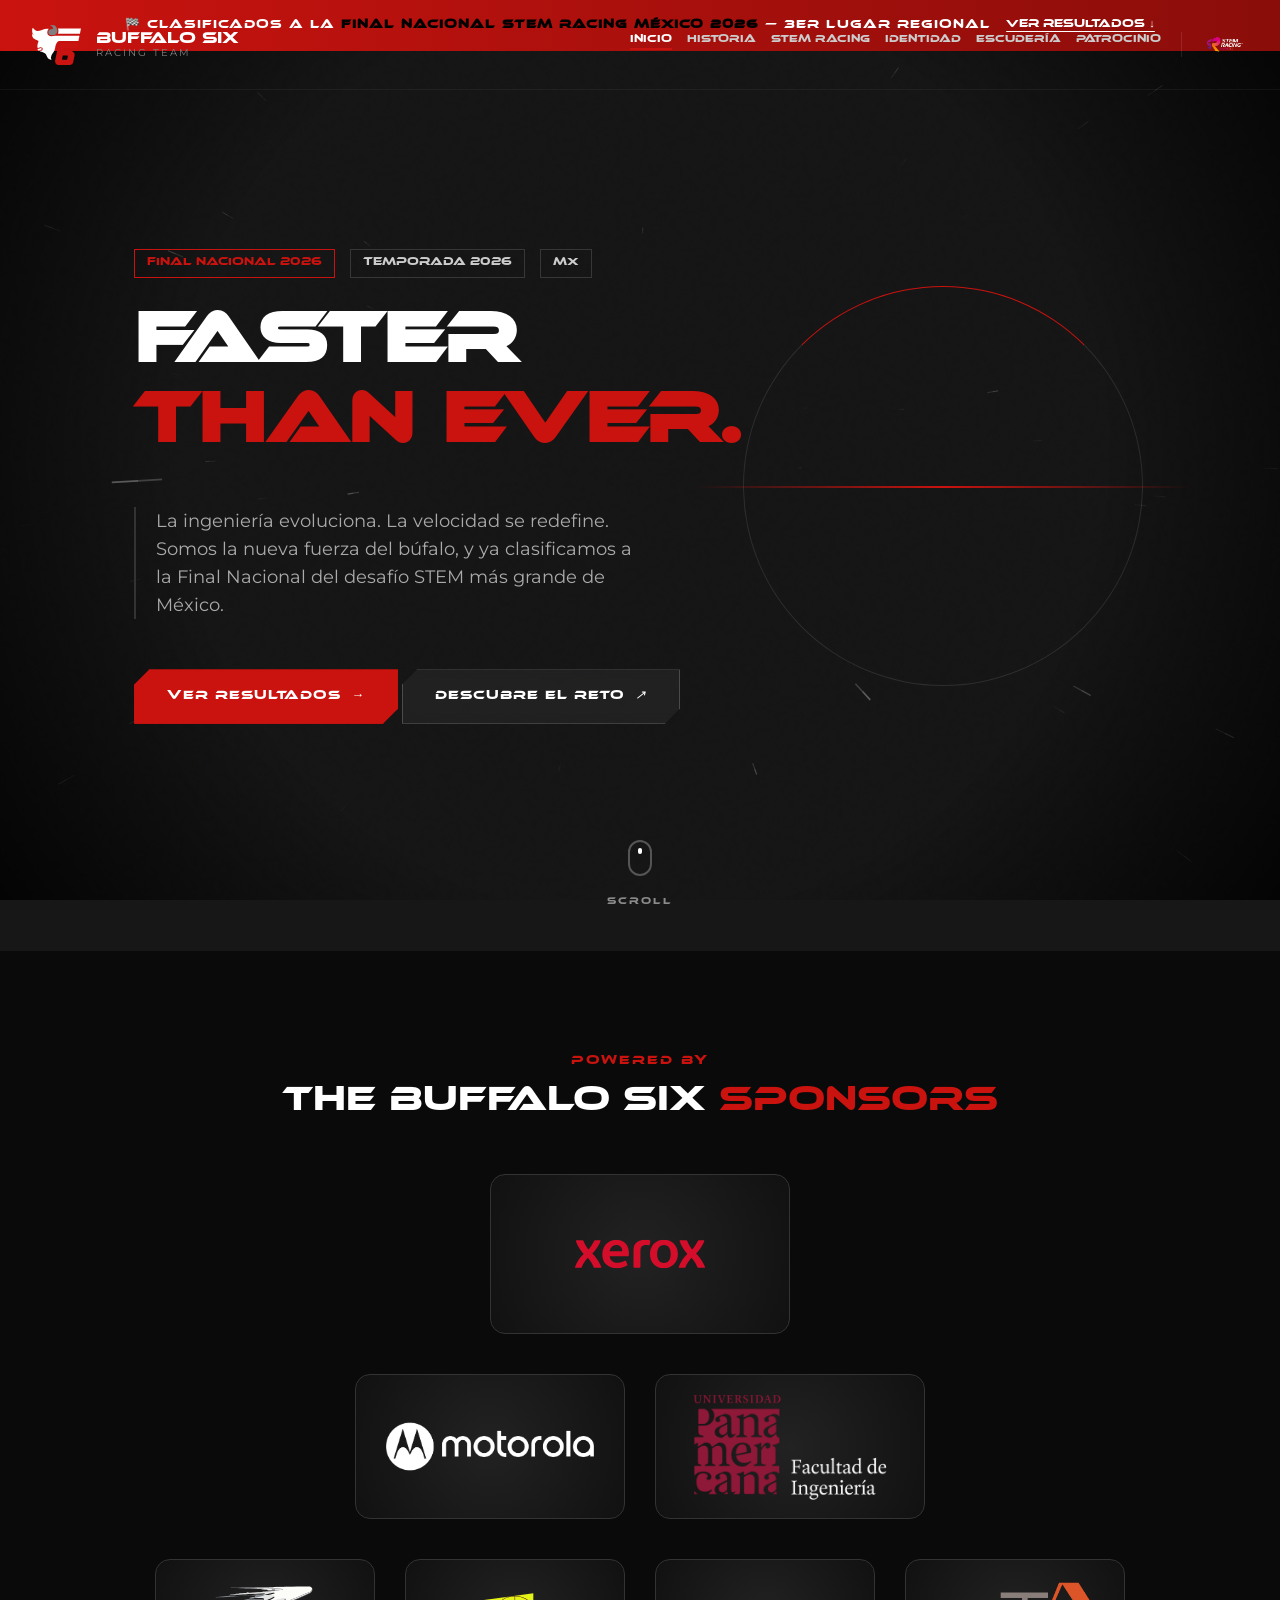
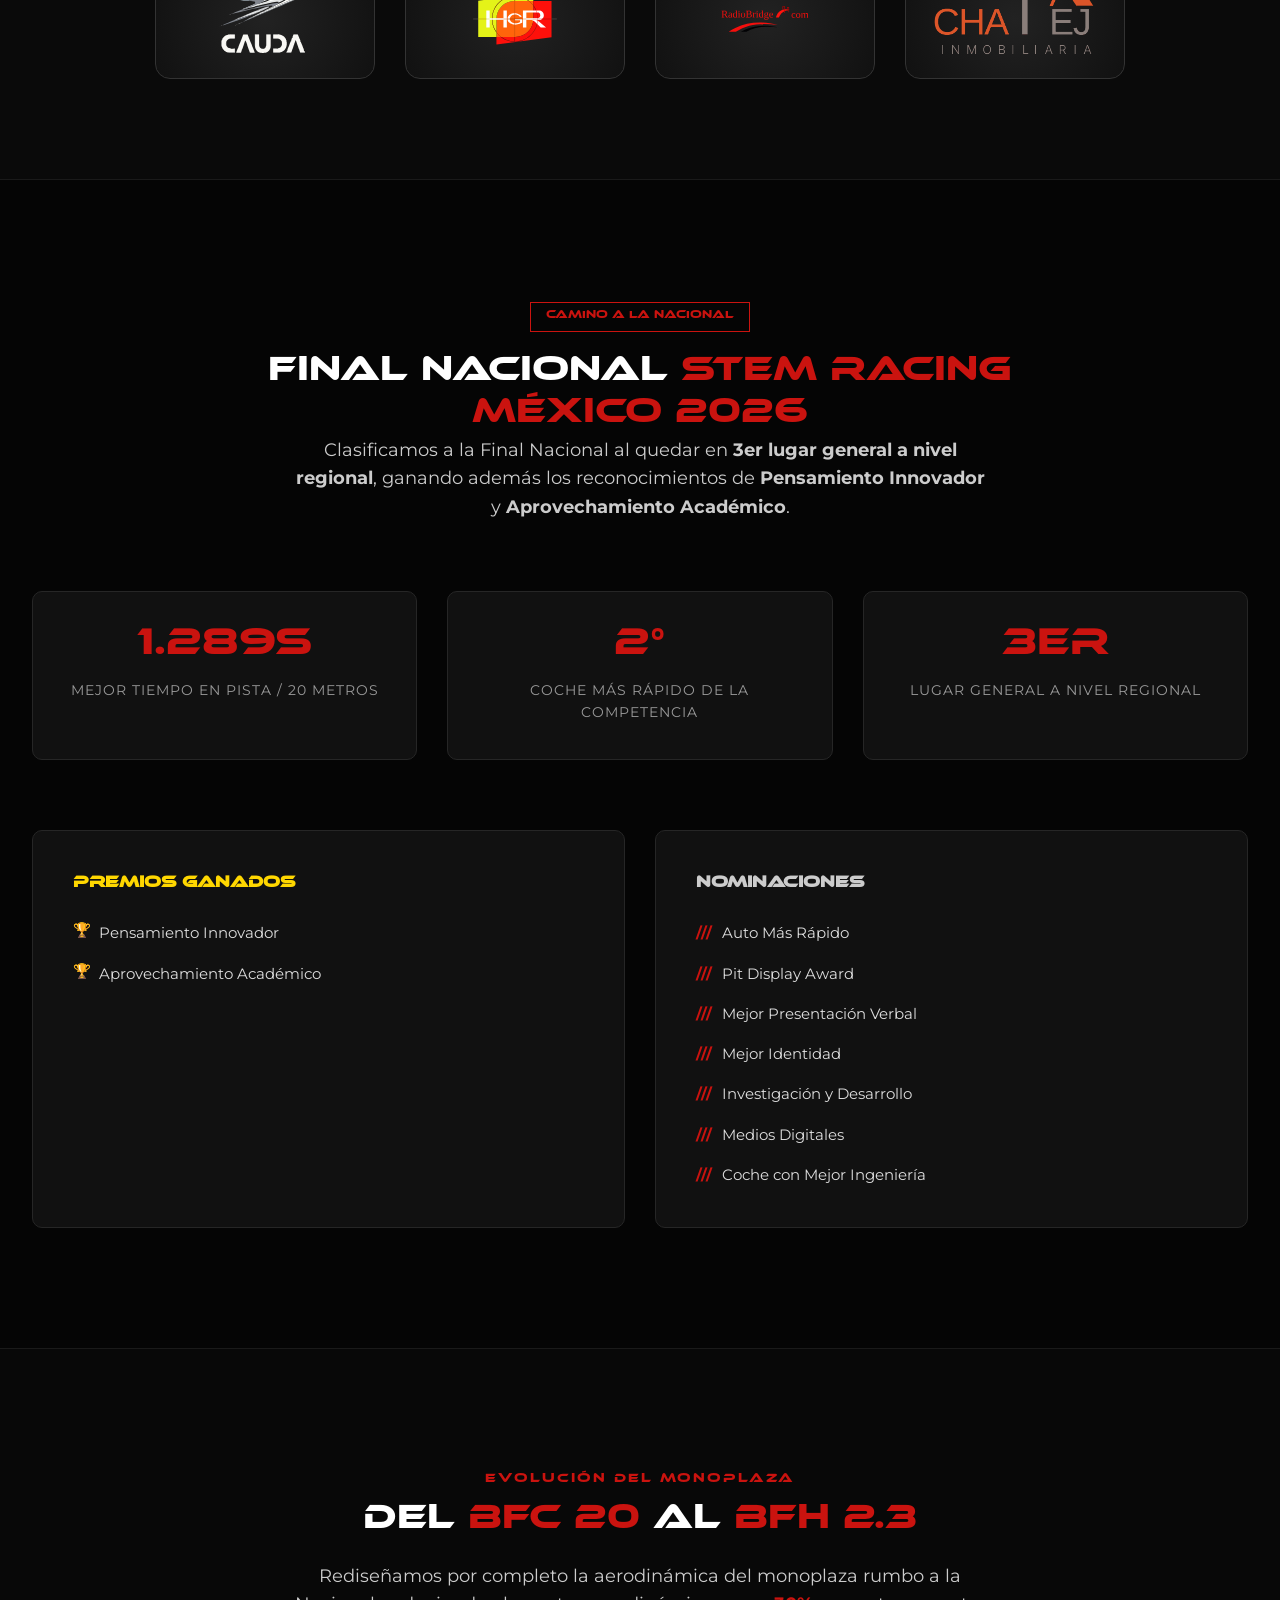
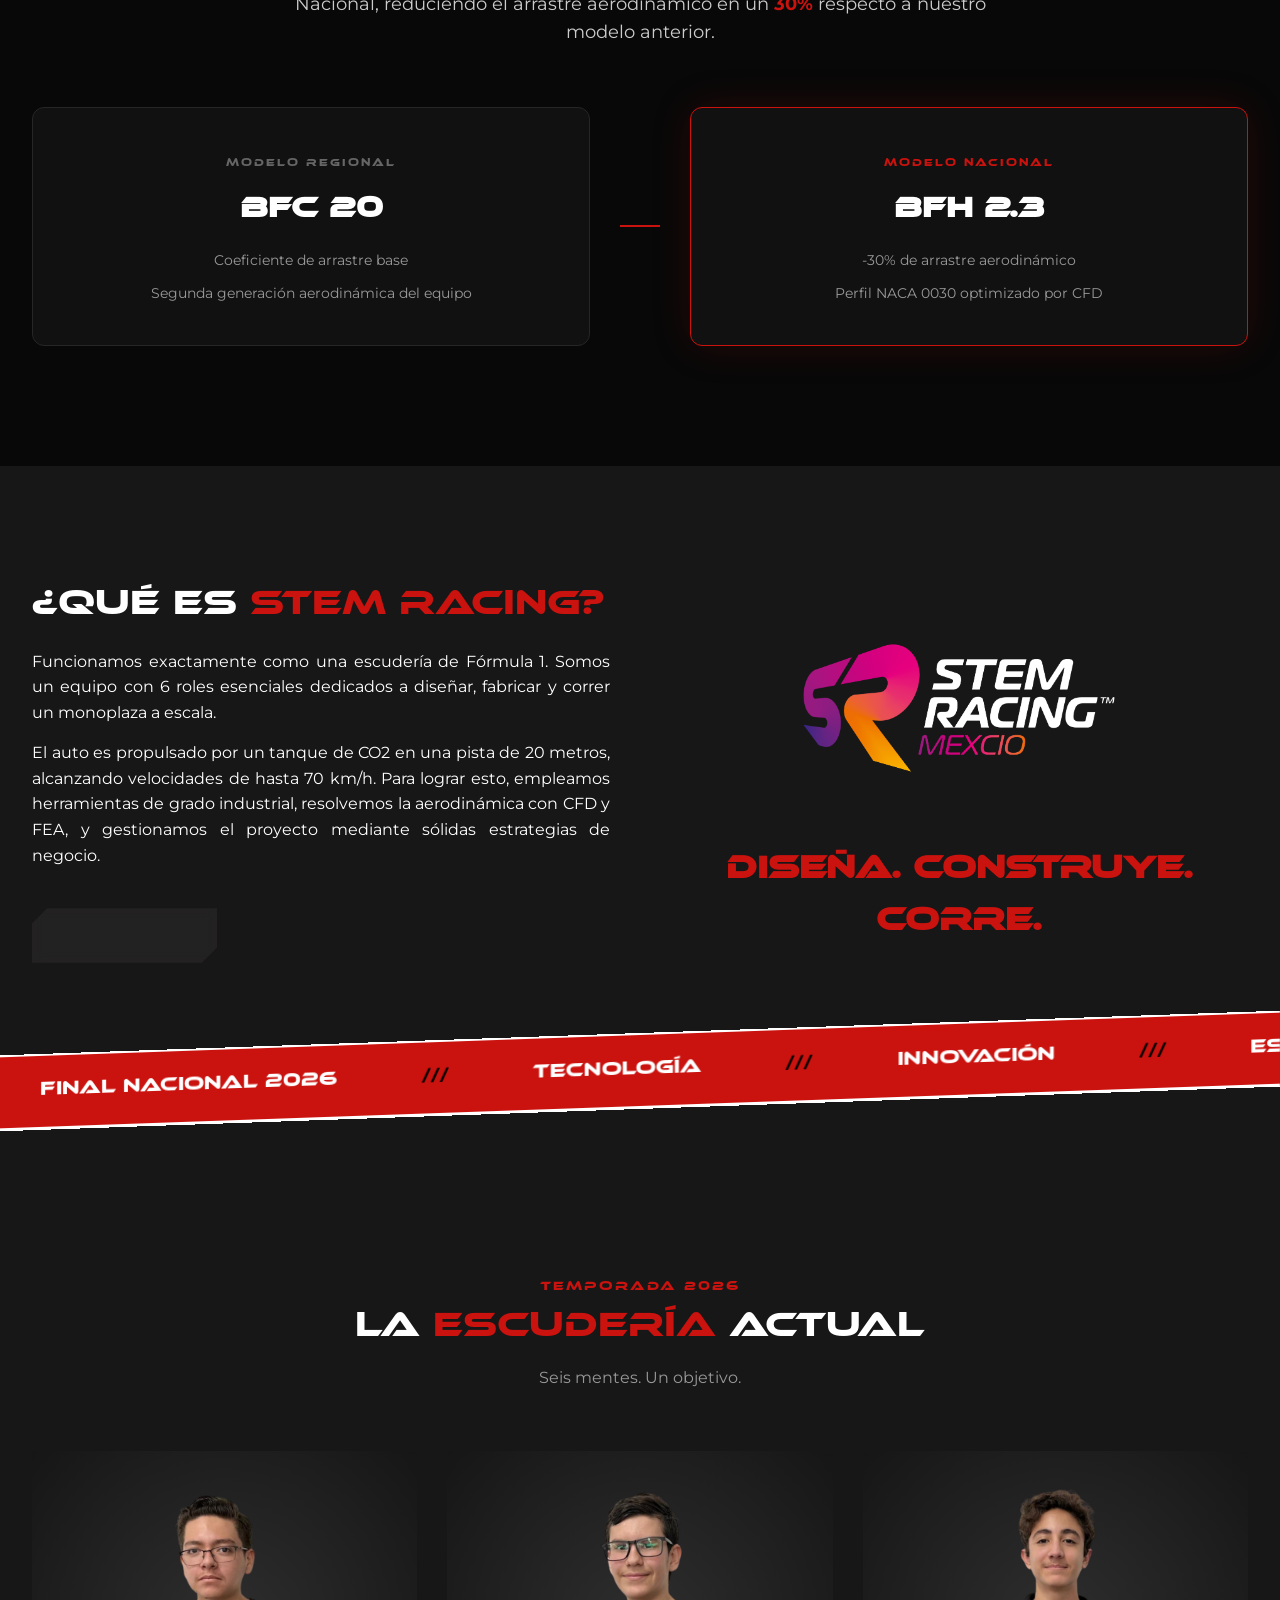
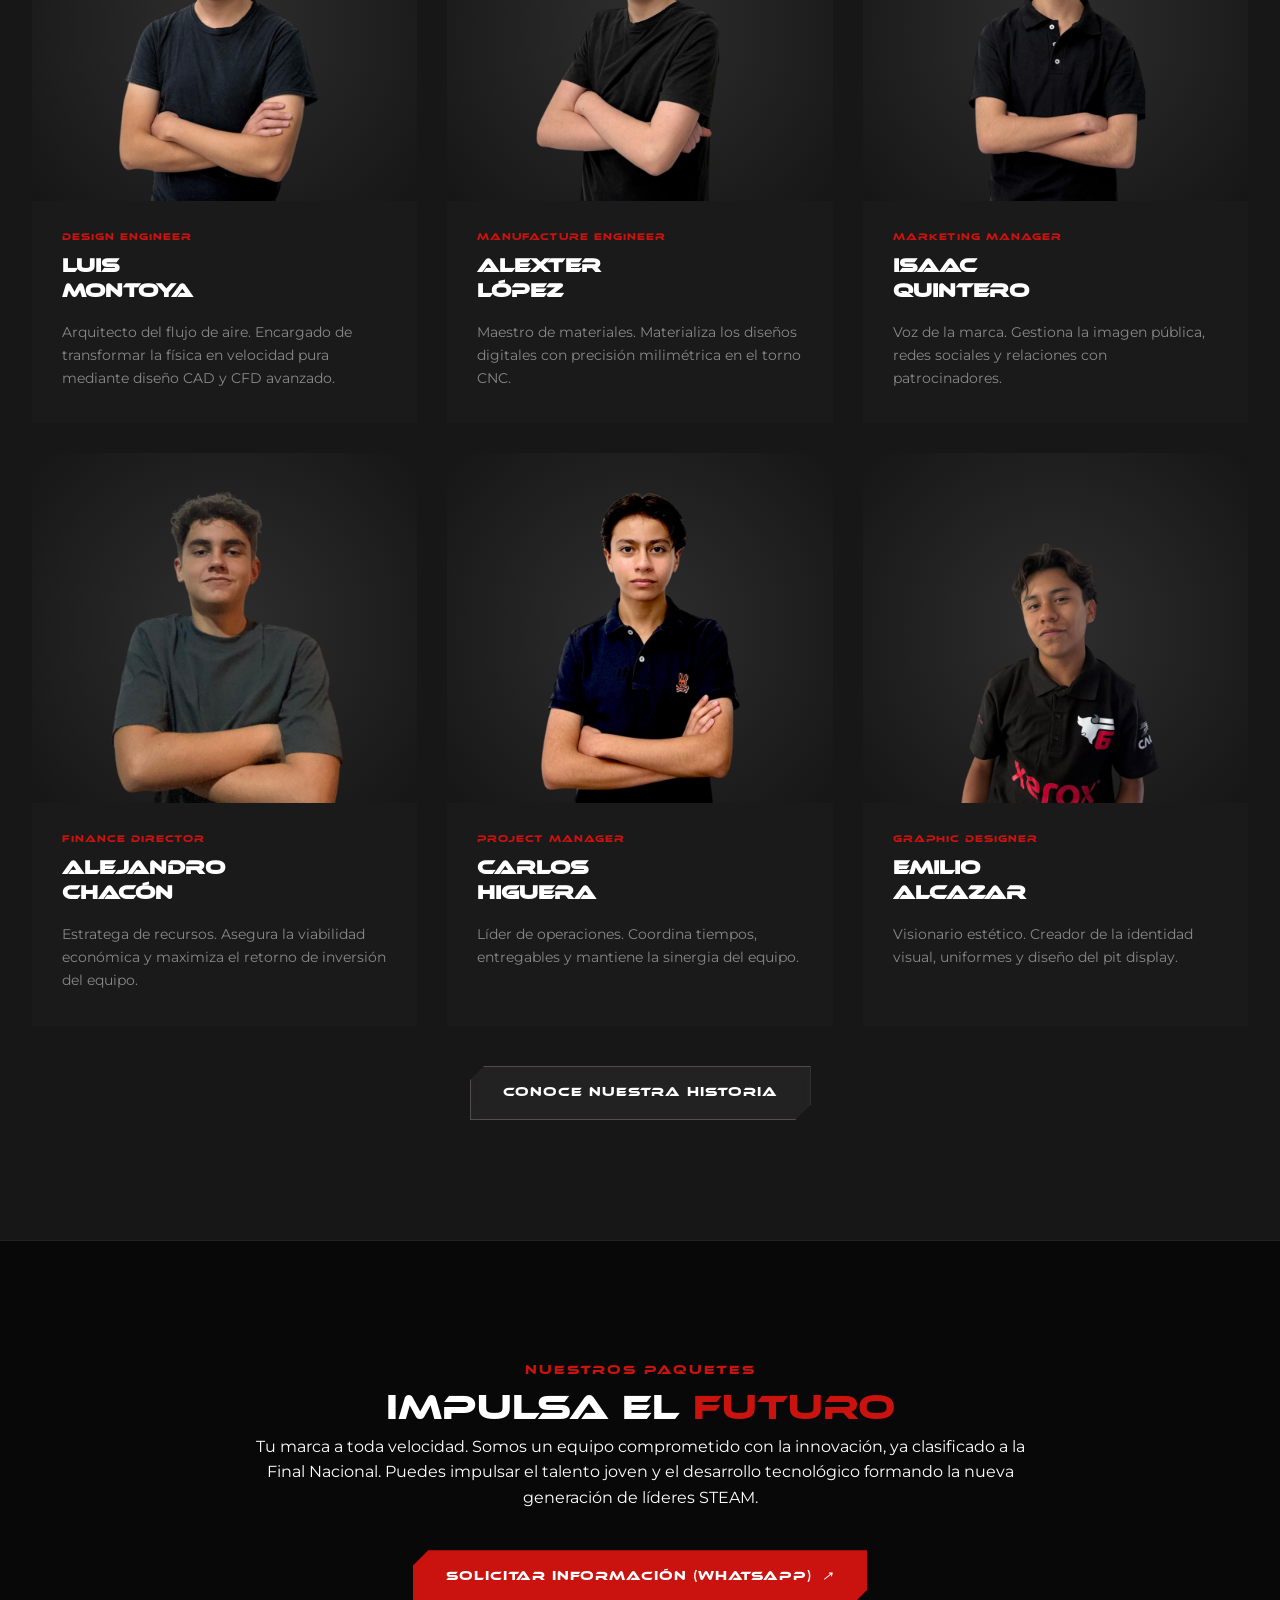
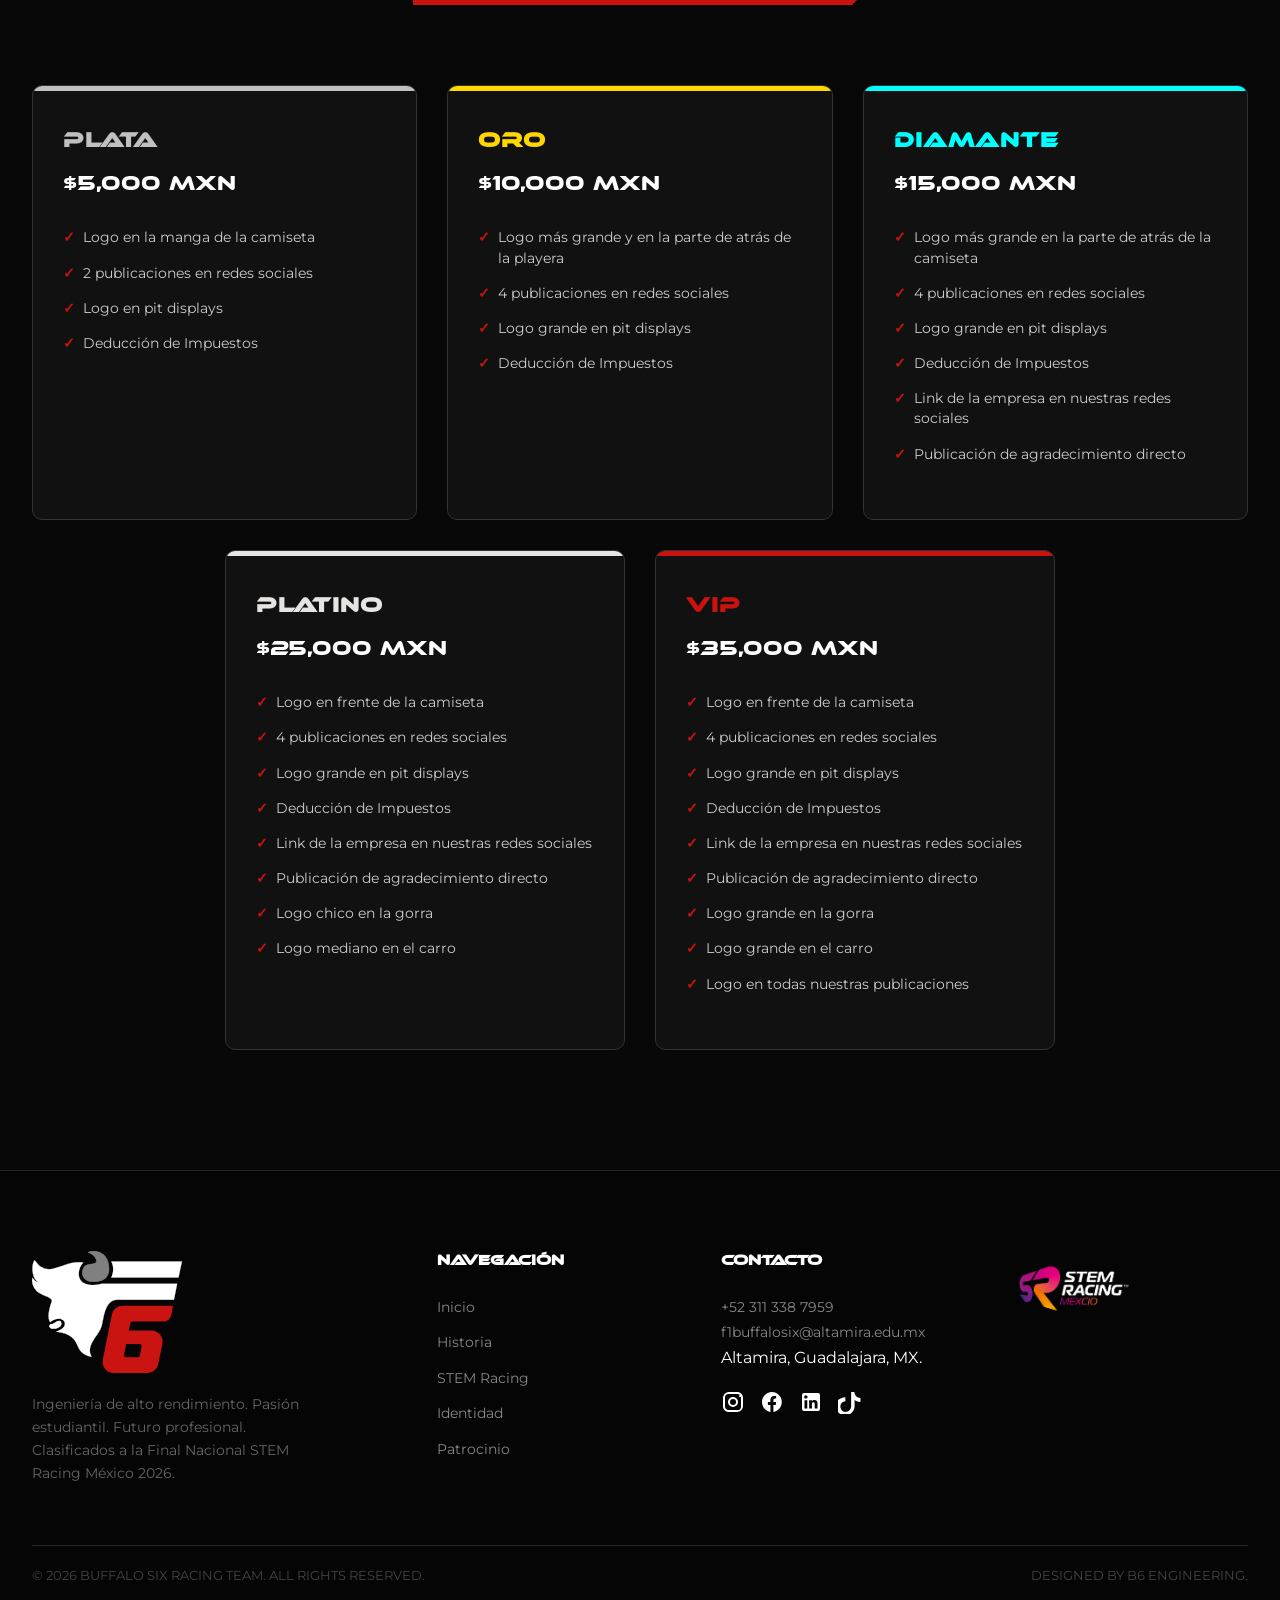
<file: index.html>
<!doctype html>
<html lang="es">
  <head>
    <meta charset="UTF-8" />
    <meta
      name="viewport"
      content="width=device-width, initial-scale=1.0, maximum-scale=5.0, user-scalable=yes"
    />
    <meta http-equiv="X-UA-Compatible" content="IE=edge" />
    <meta
      name="description"
      content="Buffalo Six Racing Team - Clasificados a la Final Nacional STEM Racing México 2026. Ingeniería de precisión, velocidad y pasión."
    />
    <meta name="theme-color" content="#181717" />
    <title>Buffalo Six | Final Nacional 2026</title>
    <link rel="icon" href="ICO.ico" />
    <link rel="preconnect" href="https://fonts.googleapis.com" />
    <link rel="preconnect" href="https://fonts.gstatic.com" crossorigin />
    <link
      href="https://fonts.googleapis.com/css2?family=Montserrat:wght@200;300;400;500;600;700;800&display=swap"
      rel="stylesheet"
    />
    <link rel="stylesheet" href="style.css" />
  </head>
  <body class="loading-state">
    <div id="preloader">
      <div class="loader-container">
        <div class="loader-logo-wrap">
          <img
            src="Logo B6 Blanco Sin Fondo.svg"
            alt="System Loading"
            class="loader-logo"
          />
        </div>
        <div class="loader-status">
          <span class="status-text" id="loading-text"
            >INITIALIZING SYSTEMS</span
          >
          <span class="status-percent">0%</span>
        </div>
        <div class="loader-bar-bg">
          <div class="loader-bar-fill"></div>
        </div>
        <div class="loader-meta">
          <span>SEASON 2026</span>
          <span>VER 2.6.0</span>
        </div>
      </div>
    </div>
    <canvas id="warp-canvas"></canvas>
    <div class="noise-overlay"></div>
    <div class="vignette"></div>
    <nav class="navbar" id="navbar">
      <div class="container nav-container">
        <a href="index.html" class="brand-logo">
          <img
            src="Logo B6 Blanco Sin Fondo.svg"
            alt="Buffalo Six Logo"
            class="nav-img"
          />
          <div class="brand-info">
            <span class="brand-name">BUFFALO SIX</span>
            <span class="brand-tag">RACING TEAM</span>
          </div>
        </a>
        <div class="nav-right">
          <ul class="nav-menu">
            <li class="nav-item">
              <a href="index.html" class="nav-link active" data-text="INICIO"
                ><span>INICIO</span></a
              >
            </li>
            <li class="nav-item">
              <a href="history.html" class="nav-link" data-text="HISTORIA"
                ><span>HISTORIA</span></a
              >
            </li>
            <li class="nav-item">
              <a href="stem.html" class="nav-link" data-text="STEM RACING"
                ><span>STEM RACING</span></a
              >
            </li>
            <li class="nav-item">
              <a href="identity.html" class="nav-link" data-text="IDENTIDAD"
                ><span>IDENTIDAD</span></a
              >
            </li>
            <li class="nav-item">
              <a href="#team" class="nav-link" data-text="ESCUDERÍA"
                ><span>ESCUDERÍA</span></a
              >
            </li>
            <li class="nav-item">
              <a href="#sponsors" class="nav-link" data-text="PATROCINIO"
                ><span>PATROCINIO</span></a
              >
            </li>
          </ul>
          <a
            href="https://stemracing.mx/"
            target="_blank"
            class="nav-stem-logo"
          >
            <img src="Full-Colour-Black_RGB-1024x476.png" alt="STEM Racing" />
          </a>
          <div class="hamburger-wrap">
            <div class="hamburger" id="hamburger">
              <span class="line line-1"></span>
              <span class="line line-2"></span>
            </div>
          </div>
        </div>
      </div>
    </nav>
    <div class="mobile-menu-overlay" id="mobile-nav">
      <div class="menu-backdrop"></div>
      <div class="mobile-menu-content">
        <nav class="mobile-nav-links">
          <a href="index.html" class="mobile-link active"
            ><span>01.</span> INICIO</a
          >
          <a href="history.html" class="mobile-link"
            ><span>02.</span> HISTORIA</a
          >
          <a href="stem.html" class="mobile-link"
            ><span>03.</span> STEM RACING</a
          >
          <a href="identity.html" class="mobile-link"
            ><span>04.</span> IDENTIDAD</a
          >
          <a href="#team" class="mobile-link"><span>05.</span> ESCUDERÍA</a>
          <a href="#sponsors" class="mobile-link"
            ><span>06.</span> PATROCINIO</a
          >
        </nav>
        <div class="mobile-menu-footer">
          <p>SEASON 2026 / MEXICO</p>
          <div class="mobile-socials">
            <a href="https://instagram.com/f1buffalosix">IG</a>
            <a href="https://linkedin.com/in/buffalo-six-racing-team">LN</a>
          </div>
        </div>
      </div>
    </div>
    <div class="qualifier-banner">
      <div class="container">
        <span class="qualifier-banner-text"
          >🏁 CLASIFICADOS A LA <strong>FINAL NACIONAL STEM RACING MÉXICO 2026</strong> — 3ER LUGAR REGIONAL</span
        >
        <a href="#results" class="qualifier-banner-link">VER RESULTADOS ↓</a>
      </div>
    </div>
    <main id="main-content">
      <header id="hero" class="section hero-section">
        <div class="container hero-container">
          <div class="hero-text-content">
            <div class="hero-meta" data-reveal="fade-down">
              <span class="season-badge badge-highlight"
                >FINAL NACIONAL 2026</span
              >
              <span class="season-badge">TEMPORADA 2026</span>
              <span class="location-badge">MX</span>
            </div>
            <h1 class="hero-title">
              <div class="title-line" data-reveal="slide-up" data-delay="100">
                FASTER
              </div>
              <div
                class="title-line text-red"
                data-reveal="slide-up"
                data-delay="200"
              >
                THAN EVER<span class="dot">.</span>
              </div>
            </h1>
            <p class="hero-description" data-reveal="fade-up" data-delay="400">
              La ingeniería evoluciona. La velocidad se redefine. Somos la nueva
              fuerza del búfalo, y ya clasificamos a la Final Nacional del
              desafío STEM más grande de México.
            </p>
            <div class="hero-cta-group" data-reveal="fade-up" data-delay="600">
              <a href="#results" class="btn btn-primary magnetic-btn">
                <span class="btn-content"
                  >VER RESULTADOS <i class="arrow-right">→</i></span
                >
              </a>
              <a href="stem.html" class="btn btn-glass magnetic-btn">
                <span class="btn-content"
                  >DESCUBRE EL RETO <i class="external-icon">↗</i></span
                >
              </a>
            </div>
          </div>
          <div class="hero-visual-abstract">
            <div class="hud-circle"></div>
            <div class="hud-lines"></div>
          </div>
        </div>
        <div class="scroll-down-indicator">
          <span class="mouse-icon"></span>
          <span class="scroll-txt">SCROLL</span>
        </div>
      </header>
      <section class="section current-sponsors-section">
        <div class="container center">
          <span class="section-subtitle" data-reveal="fade-up">POWERED BY</span>
          <h2 class="section-title" data-reveal="fade-up" data-delay="100">
            THE BUFFALO SIX <span class="text-red">SPONSORS</span>
          </h2>
          <div class="sponsors-display">
            <div
              class="sponsor-plate main-sponsor"
              data-reveal="zoom-in"
              data-delay="200"
            >
              <img src="logo_xerox_vectorizado.svg" alt="Xerox" />
            </div>
            <div
              class="featured-sponsors"
              data-reveal="fade-up"
              data-delay="250"
            >
              <div class="sponsor-plate">
                <img src="Motorola_Logo_White.png" alt="Motorola" />
              </div>
              <div class="sponsor-plate">
                <img src="Up facultad de ing.png" alt="UP Facultad de Ingeniería" />
              </div>
            </div>
            <div
              class="secondary-sponsors"
              data-reveal="fade-up"
              data-delay="300"
            >
              <div class="sponsor-plate">
                <img src="logo_cauda_vectorizado.svg" alt="Cauda" />
              </div>
              <div class="sponsor-plate">
                <img src="logo_hgr_vectorizado.svg" alt="HGR" />
              </div>
              <div class="sponsor-plate">
                <img src="logo_radiobridge_vectorizado.svg" alt="RadioBridge" />
              </div>
              <div class="sponsor-plate">
                <img src="logo_chatej_vectorizado_curvas.svg" alt="Chatej" />
              </div>
            </div>
          </div>
        </div>
      </section>
      <section id="results" class="section results-section">
        <div class="container">
          <div class="results-banner">
            <span class="page-tag" data-reveal="fade-up">CAMINO A LA NACIONAL</span>
            <h2 class="section-title" data-reveal="fade-up" data-delay="100">
              FINAL NACIONAL <span class="text-red">STEM RACING MÉXICO 2026</span>
            </h2>
            <p class="page-lead mt-medium" data-reveal="fade-up" data-delay="150">
              Clasificamos a la Final Nacional al quedar en <strong>3er lugar
              general a nivel regional</strong>, ganando además los
              reconocimientos de <strong>Pensamiento Innovador</strong> y
              <strong>Aprovechamiento Académico</strong>.
            </p>
          </div>
          <div class="results-stats-grid">
            <div class="stat-card" data-reveal="fade-up">
              <div class="stat-value">1.289s</div>
              <div class="stat-label">Mejor tiempo en pista / 20 metros</div>
            </div>
            <div class="stat-card" data-reveal="fade-up" data-delay="100">
              <div class="stat-value">2°</div>
              <div class="stat-label">Coche más rápido de la competencia</div>
            </div>
            <div class="stat-card" data-reveal="fade-up" data-delay="200">
              <div class="stat-value">3er</div>
              <div class="stat-label">Lugar general a nivel regional</div>
            </div>
          </div>
          <div class="awards-grid">
            <div class="award-panel won" data-reveal="fade-right">
              <h3>PREMIOS GANADOS</h3>
              <ul class="award-list">
                <li>Pensamiento Innovador</li>
                <li>Aprovechamiento Académico</li>
              </ul>
            </div>
            <div class="award-panel nominated" data-reveal="fade-left">
              <h3>NOMINACIONES</h3>
              <ul class="award-list">
                <li>Auto Más Rápido</li>
                <li>Pit Display Award</li>
                <li>Mejor Presentación Verbal</li>
                <li>Mejor Identidad</li>
                <li>Investigación y Desarrollo</li>
                <li>Medios Digitales</li>
                <li>Coche con Mejor Ingeniería</li>
              </ul>
            </div>
          </div>
        </div>
      </section>
      <section class="section car-evolution-section">
        <div class="container">
          <div class="center">
            <span class="section-subtitle" data-reveal="fade-up">EVOLUCIÓN DEL MONOPLAZA</span>
            <h2 class="section-title" data-reveal="fade-up" data-delay="100">
              DEL <span class="text-red">BFC 20</span> AL <span class="text-red">BFH 2.3</span>
            </h2>
            <p class="page-lead mt-medium" data-reveal="fade-up" data-delay="150" style="margin: 20px auto 0">
              Rediseñamos por completo la aerodinámica del monoplaza rumbo a la
              Nacional, reduciendo el arrastre aerodinámico en un
              <strong class="text-red">30%</strong> respecto a nuestro modelo anterior.
            </p>
          </div>
          <div class="car-compare">
            <div class="car-compare-item" data-reveal="fade-right">
              <span class="car-tag">MODELO REGIONAL</span>
              <h3 class="car-name">BFC 20</h3>
              <p class="car-metric">Coeficiente de arrastre base</p>
              <p class="car-metric">Segunda generación aerodinámica del equipo</p>
            </div>
            <div class="vs-divider" data-reveal="zoom-in">
              <span class="arrow-line"></span>
            </div>
            <div class="car-compare-item new-model" data-reveal="fade-left">
              <span class="car-tag">MODELO NACIONAL</span>
              <h3 class="car-name">BFH 2.3</h3>
              <p class="car-metric text-red">-30% de arrastre aerodinámico</p>
              <p class="car-metric">Perfil NACA 0030 optimizado por CFD</p>
            </div>
          </div>
        </div>
      </section>
      <section class="section brief-stem-section">
        <div class="container">
          <div class="split-layout">
            <div class="stem-brief-text" data-reveal="fade-right">
              <h2 class="section-title">
                ¿QUÉ ES <span class="text-red">STEM RACING?</span>
              </h2>
              <p class="text-justify" style="margin-top: 20px">
                Funcionamos exactamente como una escudería de Fórmula 1. Somos
                un equipo con 6 roles esenciales dedicados a diseñar, fabricar y
                correr un monoplaza a escala.
              </p>
              <p class="text-justify" style="margin-top: 15px">
                El auto es propulsado por un tanque de CO2 en una pista de 20
                metros, alcanzando velocidades de hasta 70 km/h. Para lograr
                esto, empleamos herramientas de grado industrial, resolvemos la
                aerodinámica con CFD y FEA, y gestionamos el proyecto mediante
                sólidas estrategias de negocio.
              </p>
              <a href="stem.html" class="btn btn-glass mt-medium magnetic-btn">
                <span class="btn-content">SABER MÁS</span>
              </a>
            </div>
            <div class="stem-brief-visual center" data-reveal="fade-left">
              <img
                src="Full-Colour-Black_RGB-1024x476.png"
                alt="STEM Racing Mexico"
                style="width: 100%; max-width: 400px; margin: 0 auto 30px auto"
              />
              <h3
                class="big-glitch"
                style="
                  font-family: var(--font-display);
                  font-size: 2rem;
                  color: var(--color-red);
                "
              >
                DISEÑA. CONSTRUYE. CORRE.
              </h3>
            </div>
          </div>
        </div>
      </section>
      <section class="section stats-ticker-section">
        <div class="ticker-wrap">
          <div class="ticker">
            <div class="ticker-item">FINAL NACIONAL 2026</div>
            <div class="ticker-item separator">///</div>
            <div class="ticker-item">TECNOLOGÍA</div>
            <div class="ticker-item separator">///</div>
            <div class="ticker-item">INNOVACIÓN</div>
            <div class="ticker-item separator">///</div>
            <div class="ticker-item">ESTRATEGIA FINANCIERA</div>
            <div class="ticker-item separator">///</div>
            <div class="ticker-item">IDENTIDAD VISUAL</div>
            <div class="ticker-item separator">///</div>
            <div class="ticker-item">GESTIÓN DE PROYECTOS</div>
            <div class="ticker-item separator">///</div>
            <div class="ticker-item">FINAL NACIONAL 2026</div>
            <div class="ticker-item separator">///</div>
            <div class="ticker-item">TECNOLOGÍA</div>
            <div class="ticker-item separator">///</div>
            <div class="ticker-item">INNOVACIÓN</div>
            <div class="ticker-item separator">///</div>
          </div>
        </div>
      </section>
      <section id="team" class="section team-section">
        <div class="bg-pattern-dots"></div>
        <div class="container">
          <div class="section-header center">
            <span class="section-subtitle">TEMPORADA 2026</span>
            <h2 class="section-title">
              LA <span class="text-red">ESCUDERÍA</span> ACTUAL
            </h2>
            <p class="section-desc">Seis mentes. Un objetivo.</p>
          </div>
          <div class="team-grid">
            <article class="member-card" data-reveal="fade-up">
              <div class="member-visual">
                <img
                  src="Luis_imagen.png"
                  alt="Luis Montoya"
                  class="member-img"
                />
              </div>
              <div class="member-content">
                <span class="member-role">DESIGN ENGINEER</span>
                <h3 class="member-name">LUIS<br />MONTOYA</h3>
                <p class="member-bio">
                  Arquitecto del flujo de aire. Encargado de transformar la
                  física en velocidad pura mediante diseño CAD y CFD avanzado.
                </p>
              </div>
            </article>
            <article class="member-card" data-reveal="fade-up" data-delay="100">
              <div class="member-visual">
                <img
                  src="Alexter_imagen.png"
                  alt="Alexter López"
                  class="member-img"
                />
              </div>
              <div class="member-content">
                <span class="member-role">MANUFACTURE ENGINEER</span>
                <h3 class="member-name">ALEXTER<br />LÓPEZ</h3>
                <p class="member-bio">
                  Maestro de materiales. Materializa los diseños digitales con
                  precisión milimétrica en el torno CNC.
                </p>
              </div>
            </article>
            <article class="member-card" data-reveal="fade-up" data-delay="200">
              <div class="member-visual">
                <img
                  src="Isaac_imagen.png"
                  alt="Isaac Quintero"
                  class="member-img"
                />
              </div>
              <div class="member-content">
                <span class="member-role">MARKETING MANAGER</span>
                <h3 class="member-name">ISAAC<br />QUINTERO</h3>
                <p class="member-bio">
                  Voz de la marca. Gestiona la imagen pública, redes sociales y
                  relaciones con patrocinadores.
                </p>
              </div>
            </article>
            <article class="member-card" data-reveal="fade-up" data-delay="0">
              <div class="member-visual">
                <img
                  src="Chacon_imagen.png"
                  alt="Alejandro Chacón"
                  class="member-img"
                />
              </div>
              <div class="member-content">
                <span class="member-role">FINANCE DIRECTOR</span>
                <h3 class="member-name">ALEJANDRO<br />CHACÓN</h3>
                <p class="member-bio">
                  Estratega de recursos. Asegura la viabilidad económica y
                  maximiza el retorno de inversión del equipo.
                </p>
              </div>
            </article>
            <article class="member-card" data-reveal="fade-up" data-delay="100">
              <div class="member-visual">
                <img
                  src="Charly_imagen.png"
                  alt="Carlos Higuera"
                  class="member-img"
                />
              </div>
              <div class="member-content">
                <span class="member-role">PROJECT MANAGER</span>
                <h3 class="member-name">CARLOS<br />HIGUERA</h3>
                <p class="member-bio">
                  Líder de operaciones. Coordina tiempos, entregables y mantiene
                  la sinergia del equipo.
                </p>
              </div>
            </article>
            <article class="member-card" data-reveal="fade-up" data-delay="200">
              <div class="member-visual">
                <img
                  src="Emilio_imagen.png"
                  alt="Emilio Alcazar"
                  class="member-img"
                />
              </div>
              <div class="member-content">
                <span class="member-role">GRAPHIC DESIGNER</span>
                <h3 class="member-name">EMILIO<br />ALCAZAR</h3>
                <p class="member-bio">
                  Visionario estético. Creador de la identidad visual, uniformes
                  y diseño del pit display.
                </p>
              </div>
            </article>
          </div>
          <div class="center mt-medium" data-reveal="fade-up">
            <a href="history.html" class="btn btn-glass magnetic-btn">
              <span class="btn-content">CONOCE NUESTRA HISTORIA</span>
            </a>
          </div>
        </div>
      </section>
      <section id="sponsors" class="section sponsorship-section">
        <div class="container">
          <div class="sponsor-layout-full">
            <div class="sponsor-text center mb-large" data-reveal="fade-up">
              <span class="section-subtitle">NUESTROS PAQUETES</span>
              <h2 class="section-title">
                IMPULSA EL <span class="text-red">FUTURO</span>
              </h2>
              <p class="lead" style="max-width: 800px; margin: 0 auto">
                Tu marca a toda velocidad. Somos un equipo comprometido con la
                innovación, ya clasificado a la Final Nacional. Puedes impulsar
                el talento joven y el desarrollo tecnológico formando la nueva
                generación de líderes STEAM.
              </p>
              <a
                href="https://wa.me/523113387959"
                target="_blank"
                class="btn btn-primary mt-medium magnetic-btn"
              >
                <span class="btn-content"
                  >SOLICITAR INFORMACIÓN (WHATSAPP)
                  <i class="external-icon">↗</i></span
                >
              </a>
            </div>
            <div class="packages-grid">
              <div
                class="package-card package-plata"
                data-reveal="fade-up"
                data-delay="0"
              >
                <h3>PLATA</h3>
                <div class="package-price">$5,000 MXN</div>
                <ul>
                  <li>Logo en la manga de la camiseta</li>
                  <li>2 publicaciones en redes sociales</li>
                  <li>Logo en pit displays</li>
                  <li>Deducción de Impuestos</li>
                </ul>
              </div>
              <div
                class="package-card package-oro"
                data-reveal="fade-up"
                data-delay="100"
              >
                <h3>ORO</h3>
                <div class="package-price">$10,000 MXN</div>
                <ul>
                  <li>Logo más grande y en la parte de atrás de la playera</li>
                  <li>4 publicaciones en redes sociales</li>
                  <li>Logo grande en pit displays</li>
                  <li>Deducción de Impuestos</li>
                </ul>
              </div>
              <div
                class="package-card package-diamante"
                data-reveal="fade-up"
                data-delay="200"
              >
                <h3>DIAMANTE</h3>
                <div class="package-price">$15,000 MXN</div>
                <ul>
                  <li>Logo más grande en la parte de atrás de la camiseta</li>
                  <li>4 publicaciones en redes sociales</li>
                  <li>Logo grande en pit displays</li>
                  <li>Deducción de Impuestos</li>
                  <li>Link de la empresa en nuestras redes sociales</li>
                  <li>Publicación de agradecimiento directo</li>
                </ul>
              </div>
              <div
                class="package-card package-platino"
                data-reveal="fade-up"
                data-delay="0"
              >
                <h3>PLATINO</h3>
                <div class="package-price">$25,000 MXN</div>
                <ul>
                  <li>Logo en frente de la camiseta</li>
                  <li>4 publicaciones en redes sociales</li>
                  <li>Logo grande en pit displays</li>
                  <li>Deducción de Impuestos</li>
                  <li>Link de la empresa en nuestras redes sociales</li>
                  <li>Publicación de agradecimiento directo</li>
                  <li>Logo chico en la gorra</li>
                  <li>Logo mediano en el carro</li>
                </ul>
              </div>
              <div
                class="package-card package-vip"
                data-reveal="fade-up"
                data-delay="100"
              >
                <h3>VIP</h3>
                <div class="package-price">$35,000 MXN</div>
                <ul>
                  <li>Logo en frente de la camiseta</li>
                  <li>4 publicaciones en redes sociales</li>
                  <li>Logo grande en pit displays</li>
                  <li>Deducción de Impuestos</li>
                  <li>Link de la empresa en nuestras redes sociales</li>
                  <li>Publicación de agradecimiento directo</li>
                  <li>Logo grande en la gorra</li>
                  <li>Logo grande en el carro</li>
                  <li>Logo en todas nuestras publicaciones</li>
                </ul>
              </div>
            </div>
          </div>
        </div>
      </section>
      <footer class="footer">
        <div class="container">
          <div class="footer-top">
            <div class="footer-brand">
              <img src="Logo B6 Blanco Sin Fondo.svg" alt="Buffalo Six" />
              <p>
                Ingeniería de alto rendimiento. Pasión estudiantil. Futuro
                profesional. Clasificados a la Final Nacional STEM Racing
                México 2026.
              </p>
            </div>
            <div class="footer-nav">
              <h4>NAVEGACIÓN</h4>
              <ul>
                <li><a href="index.html">Inicio</a></li>
                <li><a href="history.html">Historia</a></li>
                <li><a href="stem.html">STEM Racing</a></li>
                <li><a href="identity.html">Identidad</a></li>
                <li><a href="#sponsors">Patrocinio</a></li>
              </ul>
            </div>
            <div class="footer-contact">
              <h4>CONTACTO</h4>
              <a
                href="https://wa.me/523113387959"
                target="_blank"
                class="contact-link"
                >+52 311 338 7959</a
              ><br />
              <a href="mailto:f1buffalosix@altamira.edu.mx" class="contact-link"
                >f1buffalosix@altamira.edu.mx</a
              >
              <p>Altamira, Guadalajara, MX.</p>
              <div class="social-icons-footer">
                <a href="https://instagram.com/f1buffalosix" target="_blank">
                  <svg viewBox="0 0 24 24">
                    <path
                      fill="currentColor"
                      d="M7.8,2H16.2C19.4,2 22,4.6 22,7.8V16.2A5.8,5.8 0 0,1 16.2,22H7.8C4.6,22 2,19.4 2,16.2V7.8A5.8,5.8 0 0,1 7.8,2M7.6,4A3.6,3.6 0 0,0 4,7.6V16.4C4,18.39 5.61,20 7.6,20H16.4A3.6,3.6 0 0,0 20,16.4V7.6C20,5.61 18.39,4 16.4,4H7.6M12,7A5,5 0 0,1 17,12A5,5 0 0,1 12,17A5,5 0 0,1 7,12A5,5 0 0,1 12,7M12,9A3,3 0 0,0 9,12A3,3 0 0,0 12,15A3,3 0 0,0 15,12A3,3 0 0,0 12,9M19,5A1,1 0 0,1 20,6A1,1 0 0,1 19,7A1,1 0 0,1 18,6A1,1 0 0,1 19,5Z"
                    />
                  </svg>
                </a>
                <a
                  href="https://www.facebook.com/profile.php?id=61553670977396"
                  target="_blank"
                >
                  <svg viewBox="0 0 24 24">
                    <path
                      fill="currentColor"
                      d="M12 2.04C6.5 2.04 2 6.53 2 12.06C2 17.06 5.66 21.21 10.44 21.96V14.96H7.9V12.06H10.44V9.85C10.44 7.34 11.93 5.96 14.15 5.96C15.21 5.96 16.12 6.04 16.12 6.04V8.51H15.01C13.77 8.51 13.38 9.28 13.38 10.07V12.06H16.16L15.72 14.96H13.38V21.96C18.16 21.21 21.82 17.06 21.82 12.06C21.82 6.53 17.32 2.04 12 2.04Z"
                    />
                  </svg>
                </a>
                <a
                  href="https://www.linkedin.com/in/buffalo-six-racing-team/?originalSubdomain=mx"
                  target="_blank"
                >
                  <svg viewBox="0 0 24 24">
                    <path
                      fill="currentColor"
                      d="M19 3A2 2 0 0 1 21 5V19A2 2 0 0 1 19 21H5A2 2 0 0 1 3 19V5A2 2 0 0 1 5 3H19M18.5 18.5V13.2A3.26 3.26 0 0 0 15.24 9.94C14.39 9.94 13.4 10.46 12.92 11.24V10.13H10.13V18.5H12.92V13.57C12.92 12.8 13.54 12.17 14.31 12.17A1.4 1.4 0 0 1 15.71 13.57V18.5H18.5M6.88 8.56A1.68 1.68 0 0 0 8.56 6.88C8.56 5.95 7.81 5.19 6.88 5.19A1.69 1.69 0 0 0 5.19 6.88C5.19 7.81 5.95 8.56 6.88 8.56M8.27 18.5V10.13H5.5V18.5H8.27Z"
                    />
                  </svg>
                </a>
                <a href="https://www.tiktok.com/@f1buffalosix" target="_blank">
                  <svg viewBox="0 0 24 24">
                    <path
                      fill="currentColor"
                      d="M12.53,2C13.84,2 15.14,2 16.44,2C16.53,3.53 17.08,5.09 18.2,6.17C19.32,7.28 20.9,7.79 22.44,7.96V12C21,11.95 19.55,11.65 18.24,11C17.67,10.77 17.14,10.44 16.62,10.1V16.26C16.62,18.78 15.5,21.1 13.72,22.71C11.94,24.4 9.49,25.33 6.99,25.28C4.54,25.23 2.16,24.28 0.42,22.56C-1.32,20.84 -2.25,18.42 -2.19,15.97C-2.12,13.52 -1.07,11.17 0.72,9.58C2.51,7.95 4.96,7.07 7.36,7.13V11.19C5.98,11.22 4.66,11.86 3.7,12.95C2.74,14.04 2.27,15.49 2.4,16.92C2.53,18.36 3.22,19.71 4.31,20.67C5.4,21.63 6.85,22.06 8.27,21.86C9.68,21.67 10.97,20.93 11.86,19.79C12.75,18.65 13.21,17.22 13.14,15.78V2H9.23Z"
                    />
                  </svg>
                </a>
              </div>
            </div>
            <div class="footer-stem">
              <a href="https://stemracing.mx/" target="_blank">
                <img
                  src="Full-Colour-Black_RGB-1024x476.png"
                  alt="STEM Racing Mexico"
                  class="stem-logo"
                />
              </a>
            </div>
          </div>
          <div class="footer-bottom">
            <p>&copy; 2026 BUFFALO SIX RACING TEAM. ALL RIGHTS RESERVED.</p>
            <p class="credits">DESIGNED BY B6 ENGINEERING.</p>
          </div>
        </div>
      </footer>
    </main>
    <script src="script.js"></script>
  </body>
</html>
</file>
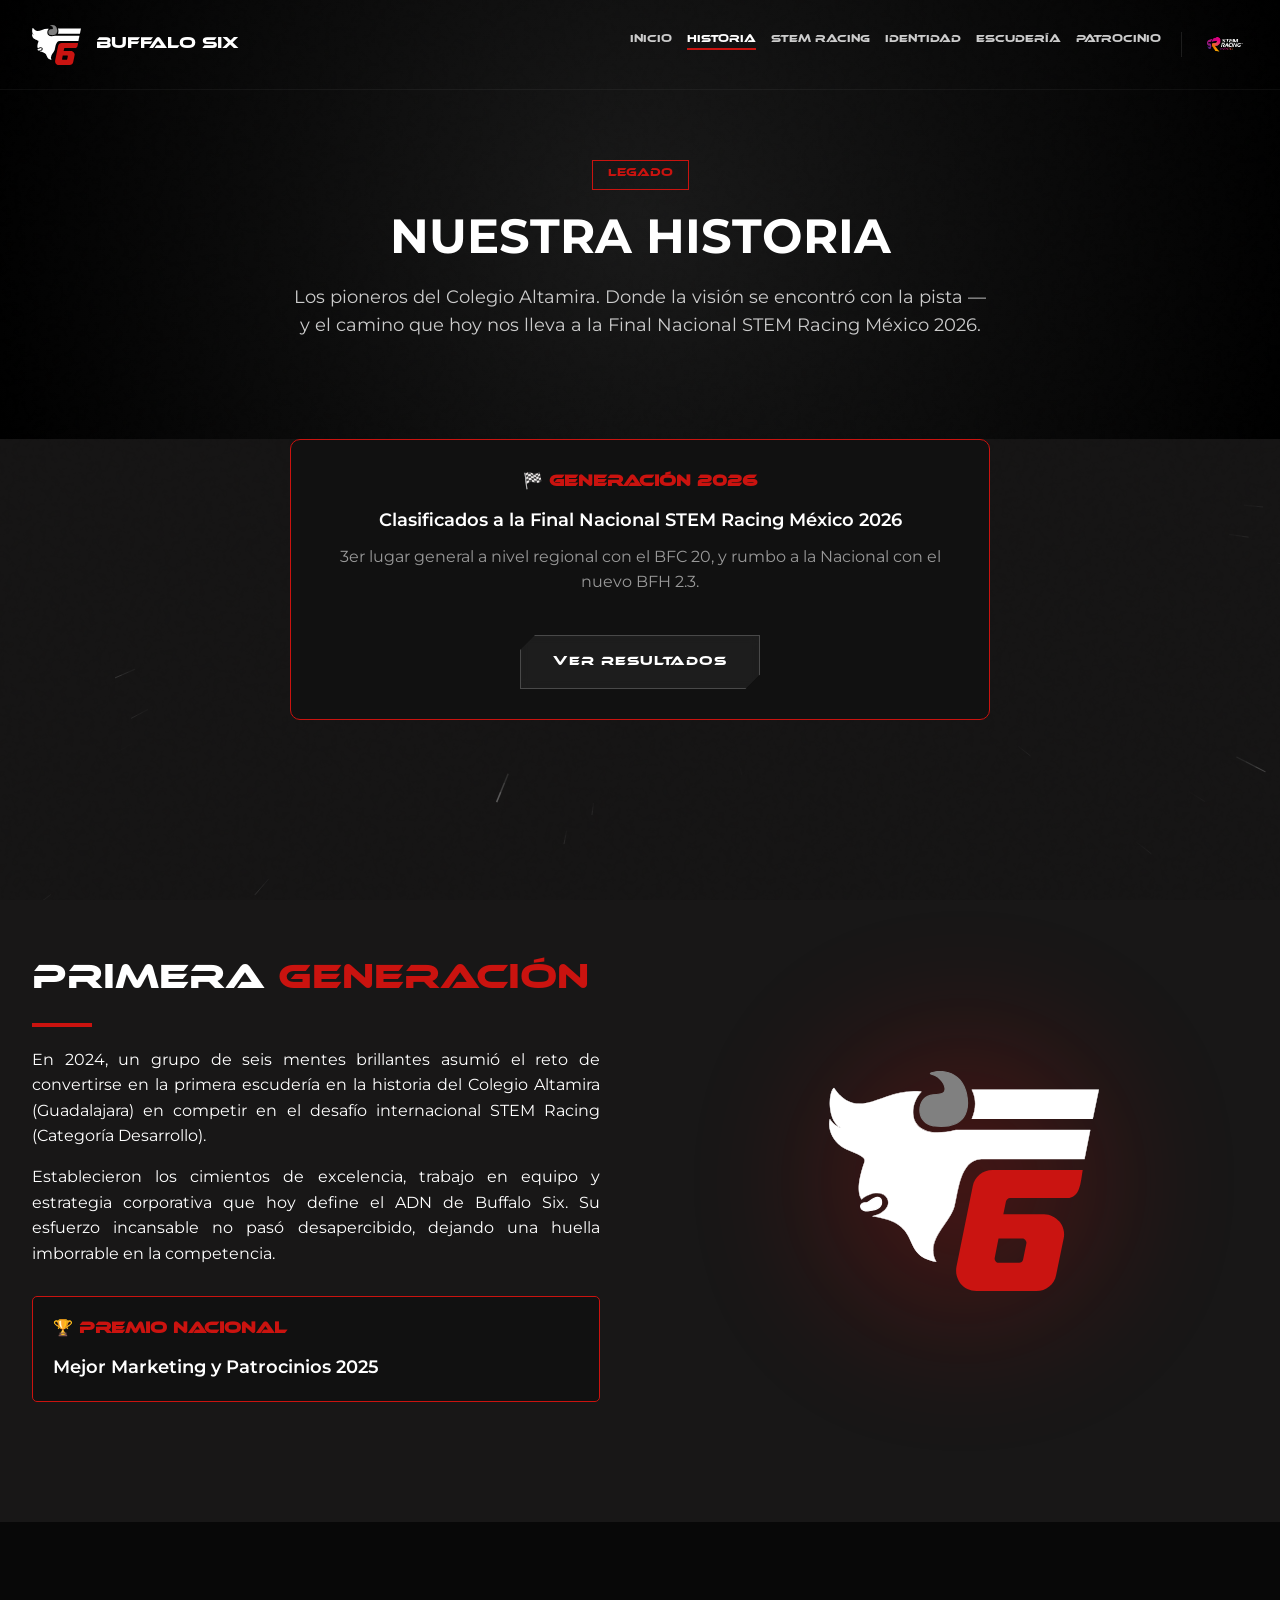
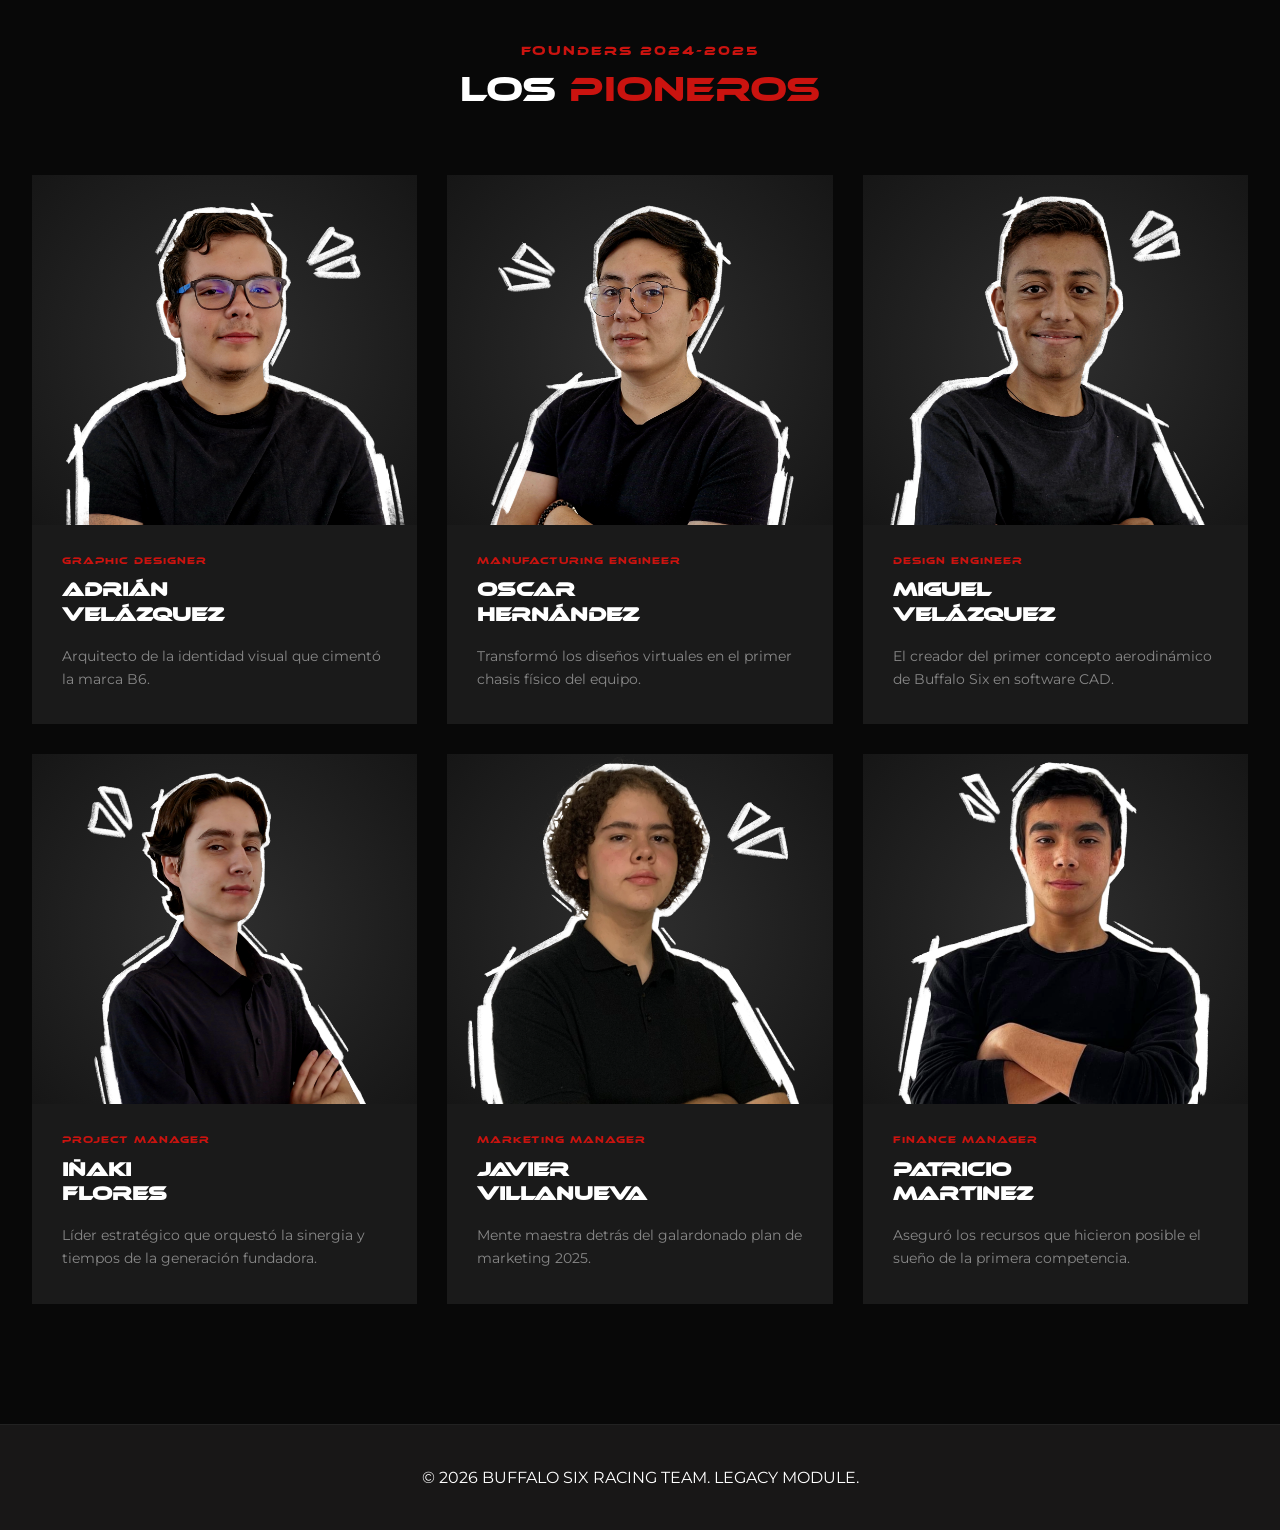
<file: history.html>
<!doctype html>
<html lang="es">
  <head>
    <meta charset="UTF-8" />
    <meta
      name="viewport"
      content="width=device-width, initial-scale=1.0, maximum-scale=5.0, user-scalable=yes"
    />
    <meta http-equiv="X-UA-Compatible" content="IE=edge" />
    <meta
      name="description"
      content="Historia de Buffalo Six Racing Team, de los pioneros del Colegio Altamira a la Final Nacional STEM Racing México 2026."
    />
    <title>Historia | Buffalo Six</title>
    <link rel="icon" href="ICO.ico" />
    <link
      href="https://fonts.googleapis.com/css2?family=Montserrat:wght@200;300;400;500;600;700&display=swap"
      rel="stylesheet"
    />
    <link rel="stylesheet" href="style.css" />
  </head>
  <body class="subpage-body loading-state">
    <div id="preloader">
      <div class="loader-container">
        <div class="loader-status">
          <span class="status-text" id="loading-text">LOADING HISTORY</span>
          <span class="status-percent">0%</span>
        </div>
        <div class="loader-bar-bg"><div class="loader-bar-fill"></div></div>
      </div>
    </div>
    <canvas id="warp-canvas"></canvas>
    <div class="noise-overlay"></div>
    <nav class="navbar" id="navbar">
      <div class="container nav-container">
        <a href="index.html" class="brand-logo">
          <img src="Logo B6 Blanco Sin Fondo.svg" alt="Logo" class="nav-img" />
          <span class="brand-name">BUFFALO SIX</span>
        </a>
        <div class="nav-right">
          <ul class="nav-menu">
            <li class="nav-item">
              <a href="index.html" class="nav-link" data-text="INICIO"
                ><span>INICIO</span></a
              >
            </li>
            <li class="nav-item">
              <a
                href="history.html"
                class="nav-link active"
                data-text="HISTORIA"
                ><span>HISTORIA</span></a
              >
            </li>
            <li class="nav-item">
              <a href="stem.html" class="nav-link" data-text="STEM RACING"
                ><span>STEM RACING</span></a
              >
            </li>
            <li class="nav-item">
              <a href="identity.html" class="nav-link" data-text="IDENTIDAD"
                ><span>IDENTIDAD</span></a
              >
            </li>
            <li class="nav-item">
              <a href="index.html#team" class="nav-link" data-text="ESCUDERÍA"
                ><span>ESCUDERÍA</span></a
              >
            </li>
            <li class="nav-item">
              <a
                href="index.html#sponsors"
                class="nav-link"
                data-text="PATROCINIO"
                ><span>PATROCINIO</span></a
              >
            </li>
          </ul>
          <a
            href="https://stemracing.mx/"
            target="_blank"
            class="nav-stem-logo"
          >
            <img src="Full-Colour-Black_RGB-1024x476.png" alt="STEM Racing" />
          </a>
          <div class="hamburger-wrap">
            <div class="hamburger" id="hamburger">
              <span class="line line-1"></span>
              <span class="line line-2"></span>
            </div>
          </div>
        </div>
      </div>
    </nav>
    <div class="mobile-menu-overlay" id="mobile-nav">
      <div class="menu-backdrop"></div>
      <div class="mobile-menu-content">
        <nav class="mobile-nav-links">
          <a href="index.html" class="mobile-link"><span>01.</span> INICIO</a>
          <a href="history.html" class="mobile-link active"
            ><span>02.</span> HISTORIA</a
          >
          <a href="stem.html" class="mobile-link"
            ><span>03.</span> STEM RACING</a
          >
          <a href="identity.html" class="mobile-link"
            ><span>04.</span> IDENTIDAD</a
          >
          <a href="index.html#team" class="mobile-link"
            ><span>05.</span> ESCUDERÍA</a
          >
          <a href="index.html#sponsors" class="mobile-link"
            ><span>06.</span> PATROCINIO</a
          >
        </nav>
      </div>
    </div>
    <main>
      <header class="section subpage-header">
        <div class="container">
          <div class="header-content center">
            <span class="page-tag" data-reveal="fade-down">LEGADO</span>
            <h1 class="page-title big-glitch" data-text="NUESTRA HISTORIA">
              NUESTRA HISTORIA
            </h1>
            <p class="page-lead" data-reveal="fade-up">
              Los pioneros del Colegio Altamira. Donde la visión se encontró con
              la pista — y el camino que hoy nos lleva a la Final Nacional
              STEM Racing México 2026.
            </p>
          </div>
        </div>
      </header>
      <section class="section brief-stem-section" style="padding-top: 0">
        <div class="container">
          <div
            class="award-box center"
            data-reveal="fade-up"
            style="
              background: #111;
              border: 1px solid var(--color-red);
              padding: 30px;
              border-radius: 10px;
              max-width: 700px;
              margin: 0 auto;
            "
          >
            <h3
              style="
                font-family: var(--font-display);
                color: var(--color-red);
                margin-bottom: 10px;
                font-size: 1rem;
              "
            >
              🏁 GENERACIÓN 2026
            </h3>
            <p style="font-weight: 600; font-size: 1.1rem; color: #fff">
              Clasificados a la Final Nacional STEM Racing México 2026
            </p>
            <p style="color: #999; margin-top: 10px">
              3er lugar general a nivel regional con el BFC 20, y rumbo a la
              Nacional con el nuevo BFH 2.3.
            </p>
            <a href="index.html#results" class="btn btn-glass mt-medium magnetic-btn">
              <span class="btn-content">VER RESULTADOS</span>
            </a>
          </div>
        </div>
      </section>
      <section class="section brand-story">
        <div class="container">
          <div class="story-layout">
            <div class="story-text" data-reveal="fade-right">
              <h2 class="section-title">
                PRIMERA <span class="text-red">GENERACIÓN</span>
              </h2>
              <div class="title-separator"></div>
              <p class="text-justify" style="margin-top: 20px">
                En 2024, un grupo de seis mentes brillantes asumió el reto de
                convertirse en la primera escudería en la historia del Colegio
                Altamira (Guadalajara) en competir en el desafío internacional
                STEM Racing (Categoría Desarrollo).
              </p>
              <p class="text-justify" style="margin-top: 15px">
                Establecieron los cimientos de excelencia, trabajo en equipo y
                estrategia corporativa que hoy define el ADN de Buffalo Six. Su
                esfuerzo incansable no pasó desapercibido, dejando una huella
                imborrable en la competencia.
              </p>
              <div
                class="award-box"
                style="
                  background: #111;
                  border: 1px solid var(--color-red);
                  padding: 20px;
                  margin-top: 30px;
                  border-radius: 5px;
                "
              >
                <h3
                  style="
                    font-family: var(--font-display);
                    color: var(--color-red);
                    margin-bottom: 10px;
                    font-size: 1rem;
                  "
                >
                  🏆 PREMIO NACIONAL
                </h3>
                <p style="font-weight: 600; font-size: 1.1rem; color: #fff">
                  Mejor Marketing y Patrocinios 2025
                </p>
              </div>
            </div>
            <div class="story-visual center" data-reveal="fade-left">
              <div class="brand-showcase">
                <div class="glow-circle"></div>
                <img
                  src="Logo B6 Blanco Sin Fondo.svg"
                  alt="Buffalo Six Logo"
                  class="hero-logo-large"
                />
              </div>
            </div>
          </div>
        </div>
      </section>
      <section class="section team-section" style="background: #080808">
        <div class="container">
          <div class="section-header center">
            <span class="section-subtitle">FOUNDERS 2024-2025</span>
            <h2 class="section-title">
              LOS <span class="text-red">PIONEROS</span>
            </h2>
          </div>
          <div class="team-grid">
            <article class="member-card" data-reveal="fade-up">
              <div class="member-visual">
                <img
                  src="Adrian_velazquez_imagen.png"
                  alt="Adrián Velázquez"
                  class="member-img"
                />
              </div>
              <div class="member-content">
                <span class="member-role">GRAPHIC DESIGNER</span>
                <h3 class="member-name">ADRIÁN<br />VELÁZQUEZ</h3>
                <p class="member-bio">
                  Arquitecto de la identidad visual que cimentó la marca B6.
                </p>
              </div>
            </article>
            <article class="member-card" data-reveal="fade-up" data-delay="100">
              <div class="member-visual">
                <img
                  src="Oscar_hernandez_imagen.png"
                  alt="Oscar Hernández"
                  class="member-img"
                />
              </div>
              <div class="member-content">
                <span class="member-role">MANUFACTURING ENGINEER</span>
                <h3 class="member-name">OSCAR<br />HERNÁNDEZ</h3>
                <p class="member-bio">
                  Transformó los diseños virtuales en el primer chasis físico
                  del equipo.
                </p>
              </div>
            </article>
            <article class="member-card" data-reveal="fade-up" data-delay="200">
              <div class="member-visual">
                <img
                  src="Miguel_velazquez_imagen.png"
                  alt="Miguel Velázquez"
                  class="member-img"
                />
              </div>
              <div class="member-content">
                <span class="member-role">DESIGN ENGINEER</span>
                <h3 class="member-name">MIGUEL<br />VELÁZQUEZ</h3>
                <p class="member-bio">
                  El creador del primer concepto aerodinámico de Buffalo Six en
                  software CAD.
                </p>
              </div>
            </article>
            <article class="member-card" data-reveal="fade-up" data-delay="0">
              <div class="member-visual">
                <img
                  src="Iñaki_flores_imagen.png"
                  alt="Iñaki Flores"
                  class="member-img"
                />
              </div>
              <div class="member-content">
                <span class="member-role">PROJECT MANAGER</span>
                <h3 class="member-name">IÑAKI<br />FLORES</h3>
                <p class="member-bio">
                  Líder estratégico que orquestó la sinergia y tiempos de la
                  generación fundadora.
                </p>
              </div>
            </article>
            <article class="member-card" data-reveal="fade-up" data-delay="100">
              <div class="member-visual">
                <img
                  src="Javier_villanueva_imagen.png"
                  alt="Javier Villanueva"
                  class="member-img"
                />
              </div>
              <div class="member-content">
                <span class="member-role">MARKETING MANAGER</span>
                <h3 class="member-name">JAVIER<br />VILLANUEVA</h3>
                <p class="member-bio">
                  Mente maestra detrás del galardonado plan de marketing 2025.
                </p>
              </div>
            </article>
            <article class="member-card" data-reveal="fade-up" data-delay="200">
              <div class="member-visual">
                <img
                  src="Patricio_martinez_imagen.png"
                  alt="Patricio Martinez"
                  class="member-img"
                />
              </div>
              <div class="member-content">
                <span class="member-role">FINANCE MANAGER</span>
                <h3 class="member-name">PATRICIO<br />MARTINEZ</h3>
                <p class="member-bio">
                  Aseguró los recursos que hicieron posible el sueño de la
                  primera competencia.
                </p>
              </div>
            </article>
          </div>
        </div>
      </section>
      <footer
        class="footer-simple"
        style="padding: 40px 0; border-top: 1px solid #222"
      >
        <div class="container center">
          <p>&copy; 2026 BUFFALO SIX RACING TEAM. LEGACY MODULE.</p>
        </div>
      </footer>
    </main>
    <script src="script.js"></script>
  </body>
</html>
</file>
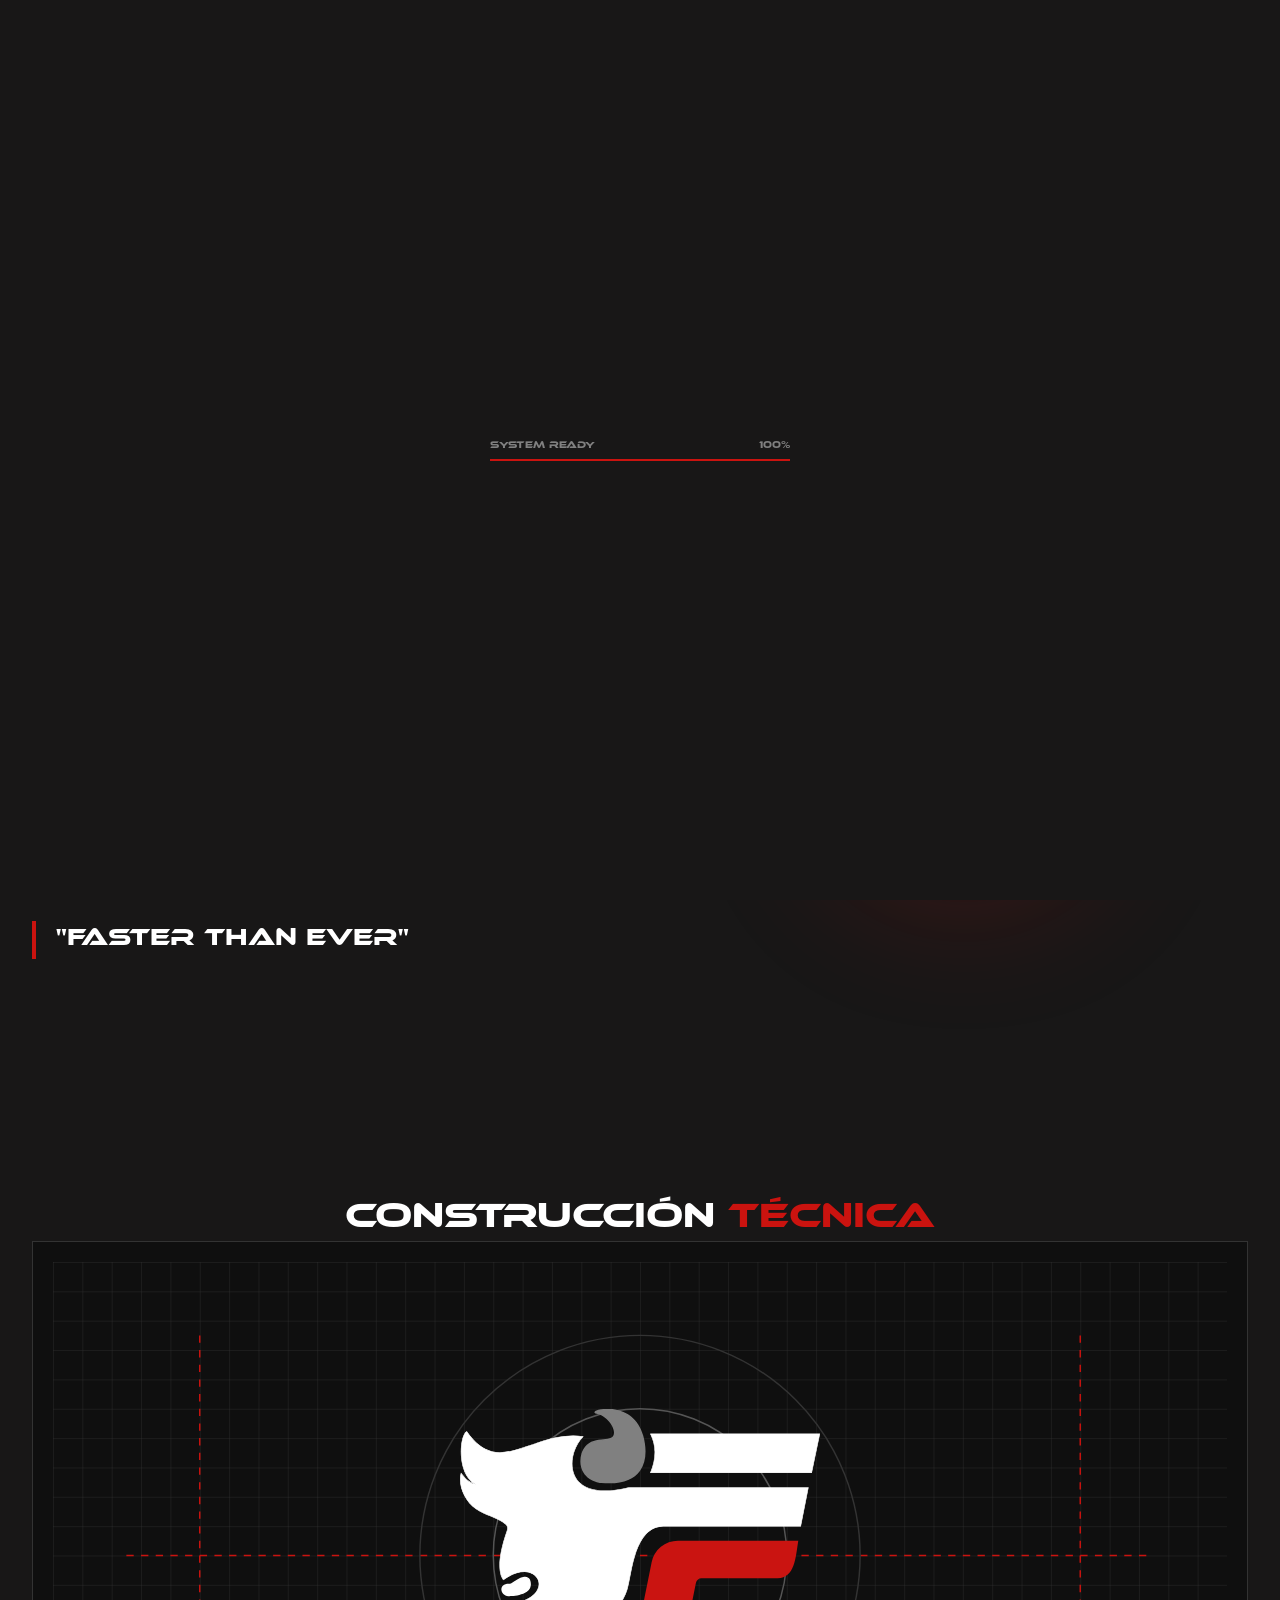
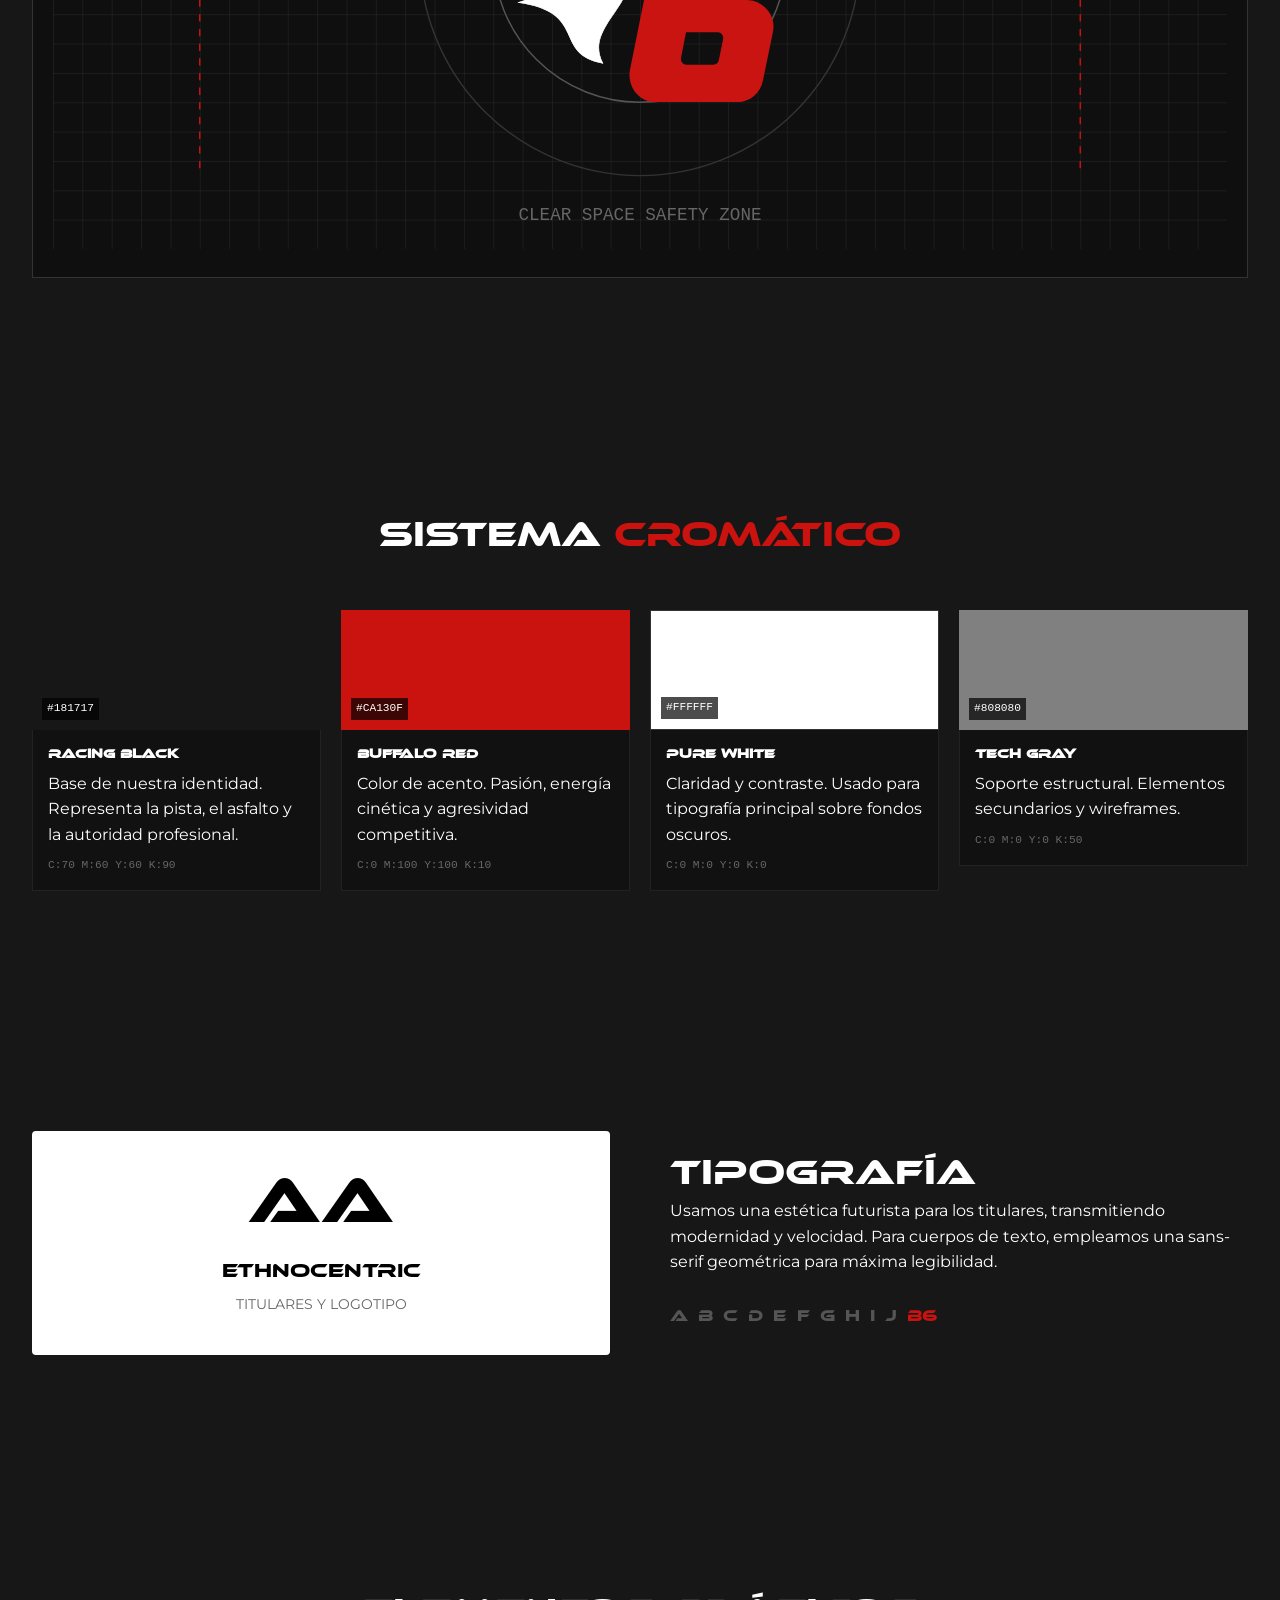
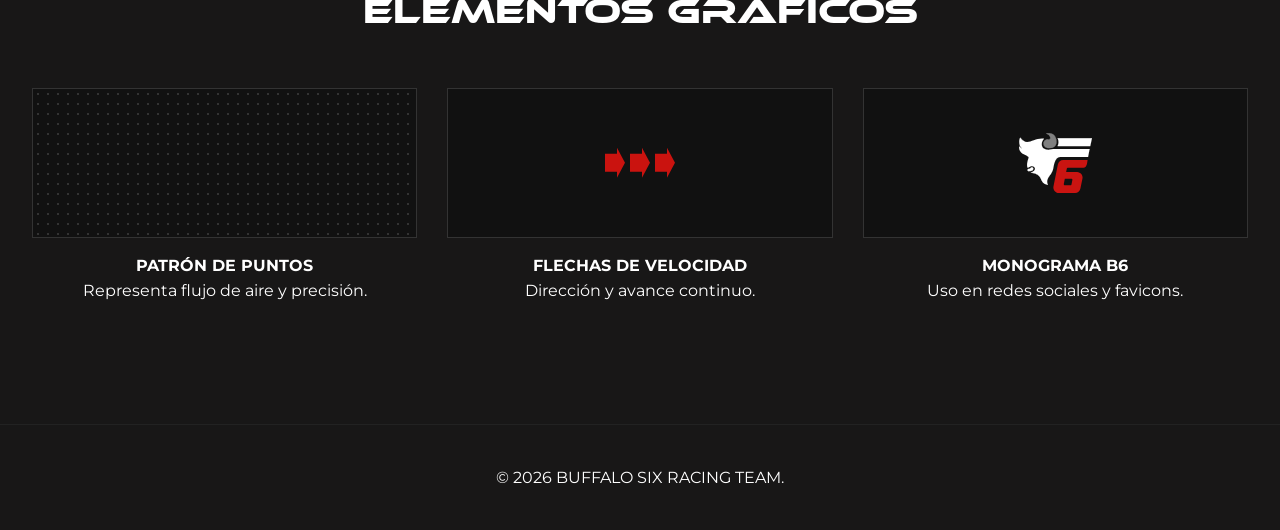
<file: identity.html>
<!doctype html>
<html lang="es">
  <head>
    <meta charset="UTF-8" />
    <meta
      name="viewport"
      content="width=device-width, initial-scale=1.0, maximum-scale=5.0, user-scalable=yes"
    />
    <meta http-equiv="X-UA-Compatible" content="IE=edge" />
    <title>Identidad | Buffalo Six</title>
    <link rel="icon" href="ICO.ico" />
    <link
      href="https://fonts.googleapis.com/css2?family=Montserrat:wght@200;300;400;500;600;700&display=swap"
      rel="stylesheet"
    />
    <link rel="stylesheet" href="style.css" />
  </head>
  <body class="subpage-body loading-state">
    <div id="preloader">
      <div class="loader-container">
        <div class="loader-status">
          <span class="status-text" id="loading-text"
            >LOADING IDENTITY MODULE</span
          >
          <span class="status-percent">0%</span>
        </div>
        <div class="loader-bar-bg"><div class="loader-bar-fill"></div></div>
      </div>
    </div>
    <canvas id="warp-canvas"></canvas>
    <div class="noise-overlay"></div>
    <nav class="navbar" id="navbar">
      <div class="container nav-container">
        <a href="index.html" class="brand-logo">
          <img src="Logo B6 Blanco Sin Fondo.svg" alt="Logo" class="nav-img" />
          <span class="brand-name">BUFFALO SIX</span>
        </a>
        <div class="nav-right">
          <ul class="nav-menu">
            <li class="nav-item">
              <a href="index.html" class="nav-link" data-text="INICIO"
                ><span>INICIO</span></a
              >
            </li>
            <li class="nav-item">
              <a href="history.html" class="nav-link" data-text="HISTORIA"
                ><span>HISTORIA</span></a
              >
            </li>
            <li class="nav-item">
              <a href="stem.html" class="nav-link" data-text="STEM RACING"
                ><span>STEM RACING</span></a
              >
            </li>
            <li class="nav-item">
              <a
                href="identity.html"
                class="nav-link active"
                data-text="IDENTIDAD"
                ><span>IDENTIDAD</span></a
              >
            </li>
            <li class="nav-item">
              <a href="index.html#team" class="nav-link" data-text="ESCUDERÍA"
                ><span>ESCUDERÍA</span></a
              >
            </li>
            <li class="nav-item">
              <a
                href="index.html#sponsors"
                class="nav-link"
                data-text="PATROCINIO"
                ><span>PATROCINIO</span></a
              >
            </li>
          </ul>
          <a
            href="https://stemracing.mx/"
            target="_blank"
            class="nav-stem-logo"
          >
            <img src="Full-Colour-Black_RGB-1024x476.png" alt="STEM Racing" />
          </a>
          <div class="hamburger-wrap">
            <div class="hamburger" id="hamburger">
              <span class="line line-1"></span>
              <span class="line line-2"></span>
            </div>
          </div>
        </div>
      </div>
    </nav>
    <div class="mobile-menu-overlay" id="mobile-nav">
      <div class="menu-backdrop"></div>
      <div class="mobile-menu-content">
        <nav class="mobile-nav-links">
          <a href="index.html" class="mobile-link"><span>01.</span> INICIO</a>
          <a href="history.html" class="mobile-link"
            ><span>02.</span> HISTORIA</a
          >
          <a href="stem.html" class="mobile-link"
            ><span>03.</span> STEM RACING</a
          >
          <a href="identity.html" class="mobile-link active"
            ><span>04.</span> IDENTIDAD</a
          >
          <a href="index.html#team" class="mobile-link"
            ><span>05.</span> ESCUDERÍA</a
          >
          <a href="index.html#sponsors" class="mobile-link"
            ><span>06.</span> PATROCINIO</a
          >
        </nav>
      </div>
    </div>
    <main>
      <header class="section subpage-header">
        <div class="container">
          <div class="header-content center">
            <span class="page-tag" data-reveal="fade-down"
              >BRAND BOOK 2026</span
            >
            <h1 class="page-title big-glitch" data-text="NUESTRO ADN">
              NUESTRO ADN
            </h1>
            <p class="page-lead" data-reveal="fade-up">
              Más que un logotipo. Un sistema visual diseñado para la velocidad.
              <br />Consistencia. Adaptabilidad. Funcionalidad.
            </p>
          </div>
        </div>
        <div class="header-grid-lines"></div>
      </header>
      <section class="section brand-story">
        <div class="container">
          <div class="story-layout">
            <div class="story-text" data-reveal="fade-right">
              <h2 class="section-title">
                EL ORIGEN DEL <span class="text-red">BÚFALO</span>
              </h2>
              <div class="title-separator"></div>
              <p class="text-justify" style="margin-top: 20px">
                "Buffalo" no es una elección aleatoria. Proviene de la mascota
                de nuestro colegio, un símbolo de fuerza bruta, resistencia y
                determinación inquebrantable. Es la base sobre la que
                construimos nuestro carácter.
              </p>
              <p class="text-justify" style="margin-top: 15px">
                "Six" representa la unidad. Seis integrantes, seis mentes, un
                solo motor. El nombre surgió por casualidad el día del cierre de
                inscripciones para evitar competir primeros por orden
                alfabético, pero evolucionó hasta convertirse en una declaración
                de principios:
                <strong>El equipo por encima del individuo.</strong>
              </p>
              <blockquote class="brand-quote">"FASTER THAN EVER"</blockquote>
            </div>
            <div class="story-visual center" data-reveal="fade-left">
              <div class="brand-showcase">
                <div class="glow-circle"></div>
                <img
                  src="Logo B6 Blanco Sin Fondo.svg"
                  alt="Buffalo Six Logo"
                  class="hero-logo-large"
                />
              </div>
            </div>
          </div>
        </div>
      </section>
      <section class="section construction-section">
        <div class="container">
          <h2 class="section-title center">
            CONSTRUCCIÓN <span class="text-red">TÉCNICA</span>
          </h2>
          <div class="construction-display" data-reveal="zoom-in">
            <svg viewBox="0 0 800 400" class="construction-svg">
              <defs>
                <pattern
                  id="smallGrid"
                  width="20"
                  height="20"
                  patternUnits="userSpaceOnUse"
                >
                  <path
                    d="M 20 0 L 0 0 0 20"
                    fill="none"
                    stroke="#333"
                    stroke-width="0.5"
                  />
                </pattern>
              </defs>
              <rect width="100%" height="100%" fill="url(#smallGrid)" />
              <line
                x1="100"
                y1="50"
                x2="100"
                y2="350"
                stroke="#ca130f"
                stroke-width="1"
                stroke-dasharray="5,5"
              />
              <line
                x1="700"
                y1="50"
                x2="700"
                y2="350"
                stroke="#ca130f"
                stroke-width="1"
                stroke-dasharray="5,5"
              />
              <line
                x1="50"
                y1="200"
                x2="750"
                y2="200"
                stroke="#ca130f"
                stroke-width="1"
                stroke-dasharray="5,5"
              />
              <circle
                cx="400"
                cy="200"
                r="100"
                fill="none"
                stroke="#555"
                stroke-width="1"
              />
              <circle
                cx="400"
                cy="200"
                r="150"
                fill="none"
                stroke="#333"
                stroke-width="1"
              />
              <image
                href="Logo B6 Blanco Sin Fondo.svg"
                x="250"
                y="100"
                height="200"
                width="300"
              />
              <text
                x="400"
                y="380"
                fill="#666"
                font-family="monospace"
                text-anchor="middle"
                font-size="12"
              >
                CLEAR SPACE SAFETY ZONE
              </text>
            </svg>
          </div>
        </div>
      </section>
      <section class="section color-section">
        <div class="container">
          <h2 class="section-title center">
            SISTEMA <span class="text-red">CROMÁTICO</span>
          </h2>
          <div class="color-grid-expanded">
            <div class="color-item" data-reveal="fade-up">
              <div class="swatch" style="background-color: #181717">
                <span class="hex">#181717</span>
              </div>
              <div class="color-desc">
                <h3>RACING BLACK</h3>
                <p>
                  Base de nuestra identidad. Representa la pista, el asfalto y
                  la autoridad profesional.
                </p>
                <div class="cmyk-values">C:70 M:60 Y:60 K:90</div>
              </div>
            </div>
            <div class="color-item" data-reveal="fade-up" data-delay="100">
              <div class="swatch" style="background-color: #ca130f">
                <span class="hex">#CA130F</span>
              </div>
              <div class="color-desc">
                <h3>BUFFALO RED</h3>
                <p>
                  Color de acento. Pasión, energía cinética y agresividad
                  competitiva.
                </p>
                <div class="cmyk-values">C:0 M:100 Y:100 K:10</div>
              </div>
            </div>
            <div class="color-item" data-reveal="fade-up" data-delay="200">
              <div
                class="swatch"
                style="background-color: #ffffff; border: 1px solid #333"
              >
                <span class="hex">#FFFFFF</span>
              </div>
              <div class="color-desc">
                <h3>PURE WHITE</h3>
                <p>
                  Claridad y contraste. Usado para tipografía principal sobre
                  fondos oscuros.
                </p>
                <div class="cmyk-values">C:0 M:0 Y:0 K:0</div>
              </div>
            </div>
            <div class="color-item" data-reveal="fade-up" data-delay="300">
              <div class="swatch" style="background-color: #808080">
                <span class="hex">#808080</span>
              </div>
              <div class="color-desc">
                <h3>TECH GRAY</h3>
                <p>Soporte estructural. Elementos secundarios y wireframes.</p>
                <div class="cmyk-values">C:0 M:0 Y:0 K:50</div>
              </div>
            </div>
          </div>
        </div>
      </section>
      <section class="section typo-section">
        <div class="container">
          <div class="split-layout">
            <div class="typo-visual" data-reveal="fade-right">
              <div class="font-preview display-font">Aa</div>
              <div class="font-name">ETHNOCENTRIC</div>
              <p class="font-use">TITULARES Y LOGOTIPO</p>
            </div>
            <div class="typo-details" data-reveal="fade-left">
              <h2 class="section-title">TIPOGRAFÍA</h2>
              <p>
                Usamos una estética futurista para los titulares, transmitiendo
                modernidad y velocidad. Para cuerpos de texto, empleamos una
                sans-serif geométrica para máxima legibilidad.
              </p>
              <div class="alphabet-grid">
                <span>A</span><span>B</span><span>C</span><span>D</span
                ><span>E</span> <span>F</span><span>G</span><span>H</span
                ><span>I</span><span>J</span>
                <span class="highlight">B6</span>
              </div>
            </div>
          </div>
        </div>
      </section>
      <section class="section brand-assets">
        <div class="container">
          <h2 class="section-title center">ELEMENTOS GRÁFICOS</h2>
          <div class="assets-grid">
            <div class="asset-card">
              <div class="asset-preview pattern-preview"></div>
              <h4>PATRÓN DE PUNTOS</h4>
              <p>Representa flujo de aire y precisión.</p>
            </div>
            <div class="asset-card">
              <div class="asset-preview arrows-preview">
                <div class="arrow-shape"></div>
                <div class="arrow-shape"></div>
                <div class="arrow-shape"></div>
              </div>
              <h4>FLECHAS DE VELOCIDAD</h4>
              <p>Dirección y avance continuo.</p>
            </div>
            <div class="asset-card">
              <div class="asset-preview logo-preview">
                <img src="Logo B6 Blanco Sin Fondo.svg" alt="Mini Logo" />
              </div>
              <h4>MONOGRAMA B6</h4>
              <p>Uso en redes sociales y favicons.</p>
            </div>
          </div>
        </div>
      </section>
      <footer
        class="footer-simple"
        style="padding: 40px 0; border-top: 1px solid #222"
      >
        <div class="container center">
          <p>&copy; 2026 BUFFALO SIX RACING TEAM.</p>
        </div>
      </footer>
    </main>
    <script src="script.js"></script>
  </body>
</html>
</file>
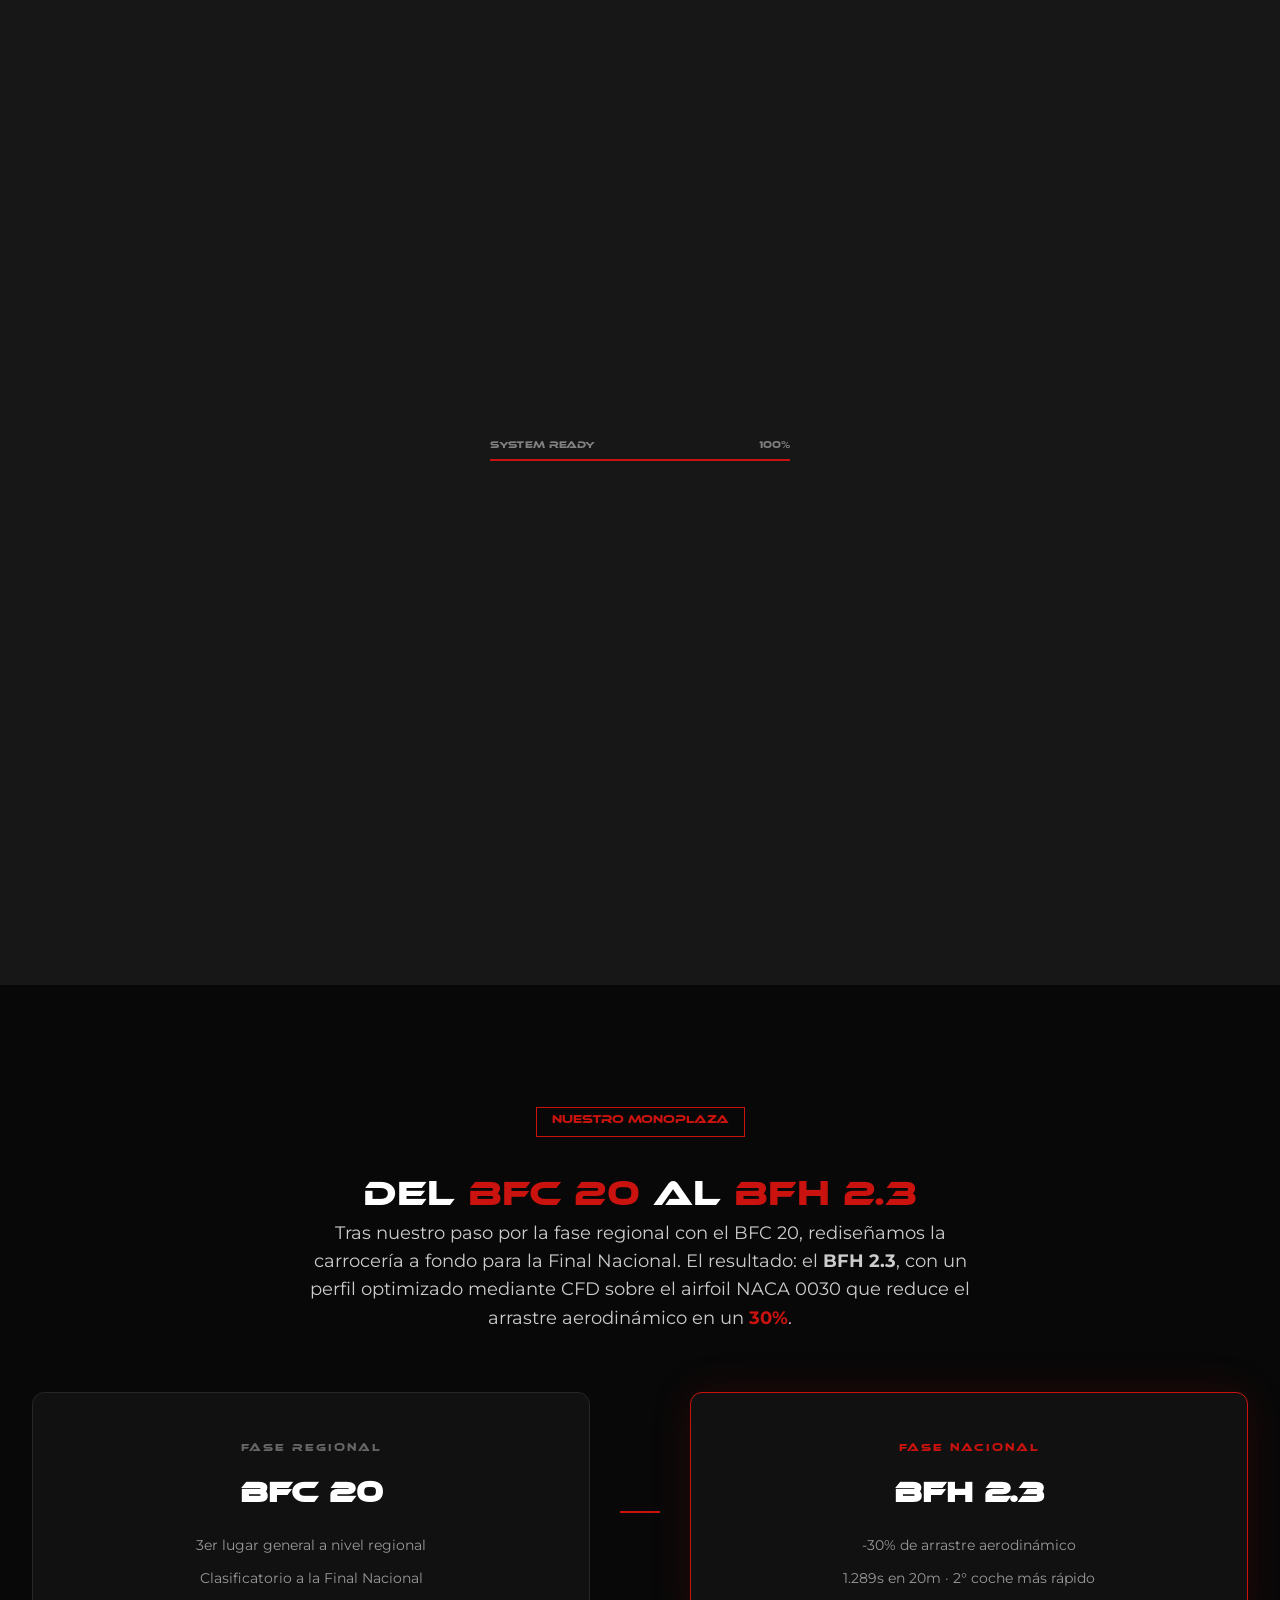
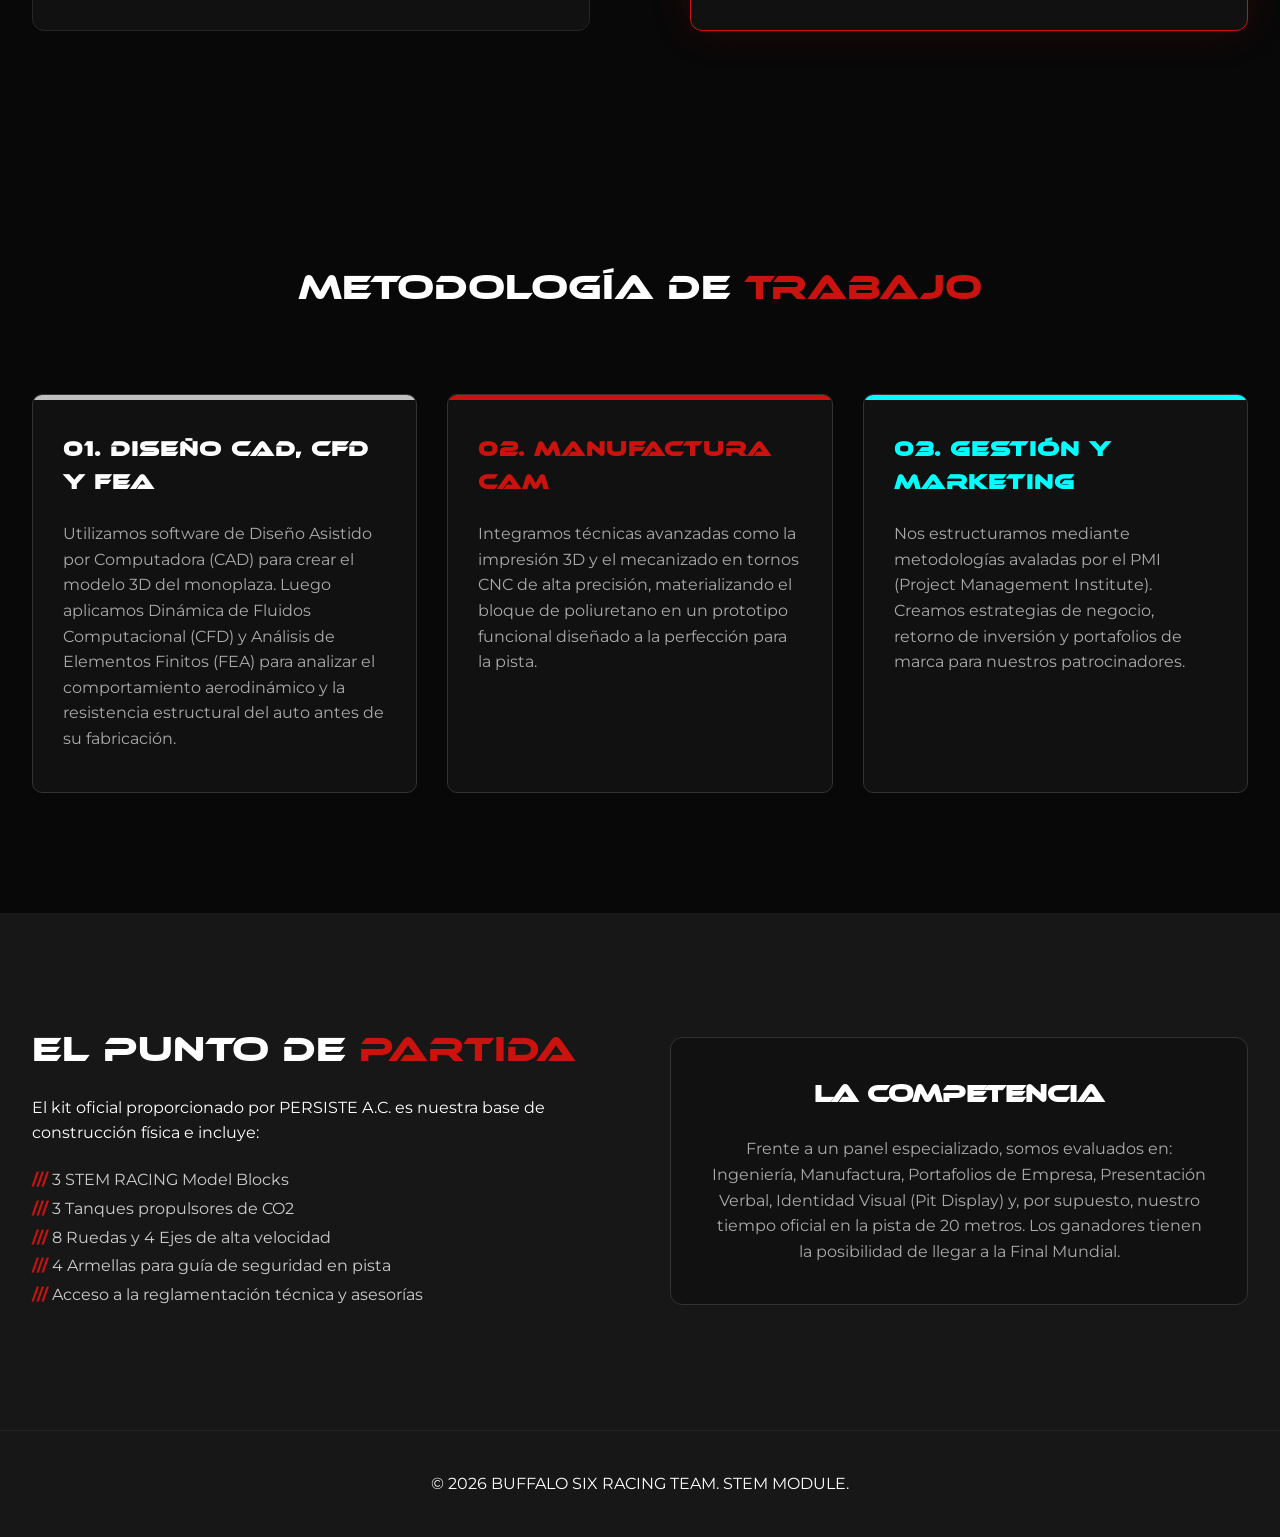
<file: stem.html>
<!doctype html>
<html lang="es">
  <head>
    <meta charset="UTF-8" />
    <meta
      name="viewport"
      content="width=device-width, initial-scale=1.0, maximum-scale=5.0, user-scalable=yes"
    />
    <meta http-equiv="X-UA-Compatible" content="IE=edge" />
    <meta
      name="description"
      content="STEM Racing México - El desafío que Buffalo Six lleva a la Final Nacional 2026 con el monoplaza BFH 2.3."
    />
    <title>STEM Racing | Buffalo Six</title>
    <link rel="icon" href="ICO.ico" />
    <link
      href="https://fonts.googleapis.com/css2?family=Montserrat:wght@200;300;400;500;600;700&display=swap"
      rel="stylesheet"
    />
    <link rel="stylesheet" href="style.css" />
  </head>
  <body class="subpage-body loading-state">
    <div id="preloader">
      <div class="loader-container">
        <div class="loader-status">
          <span class="status-text" id="loading-text">LOADING STEM DATA</span>
          <span class="status-percent">0%</span>
        </div>
        <div class="loader-bar-bg"><div class="loader-bar-fill"></div></div>
      </div>
    </div>
    <canvas id="warp-canvas"></canvas>
    <div class="noise-overlay"></div>
    <nav class="navbar" id="navbar">
      <div class="container nav-container">
        <a href="index.html" class="brand-logo">
          <img src="Logo B6 Blanco Sin Fondo.svg" alt="Logo" class="nav-img" />
          <span class="brand-name">BUFFALO SIX</span>
        </a>
        <div class="nav-right">
          <ul class="nav-menu">
            <li class="nav-item">
              <a href="index.html" class="nav-link" data-text="INICIO"
                ><span>INICIO</span></a
              >
            </li>
            <li class="nav-item">
              <a href="history.html" class="nav-link" data-text="HISTORIA"
                ><span>HISTORIA</span></a
              >
            </li>
            <li class="nav-item">
              <a
                href="stem.html"
                class="nav-link active"
                data-text="STEM RACING"
                ><span>STEM RACING</span></a
              >
            </li>
            <li class="nav-item">
              <a href="identity.html" class="nav-link" data-text="IDENTIDAD"
                ><span>IDENTIDAD</span></a
              >
            </li>
            <li class="nav-item">
              <a href="index.html#team" class="nav-link" data-text="ESCUDERÍA"
                ><span>ESCUDERÍA</span></a
              >
            </li>
            <li class="nav-item">
              <a
                href="index.html#sponsors"
                class="nav-link"
                data-text="PATROCINIO"
                ><span>PATROCINIO</span></a
              >
            </li>
          </ul>
          <a
            href="https://stemracing.mx/"
            target="_blank"
            class="nav-stem-logo"
          >
            <img src="Full-Colour-Black_RGB-1024x476.png" alt="STEM Racing" />
          </a>
          <div class="hamburger-wrap">
            <div class="hamburger" id="hamburger">
              <span class="line line-1"></span>
              <span class="line line-2"></span>
            </div>
          </div>
        </div>
      </div>
    </nav>
    <div class="mobile-menu-overlay" id="mobile-nav">
      <div class="menu-backdrop"></div>
      <div class="mobile-menu-content">
        <nav class="mobile-nav-links">
          <a href="index.html" class="mobile-link"><span>01.</span> INICIO</a>
          <a href="history.html" class="mobile-link"
            ><span>02.</span> HISTORIA</a
          >
          <a href="stem.html" class="mobile-link active"
            ><span>03.</span> STEM RACING</a
          >
          <a href="identity.html" class="mobile-link"
            ><span>04.</span> IDENTIDAD</a
          >
          <a href="index.html#team" class="mobile-link"
            ><span>05.</span> ESCUDERÍA</a
          >
          <a href="index.html#sponsors" class="mobile-link"
            ><span>06.</span> PATROCINIO</a
          >
        </nav>
      </div>
    </div>
    <main>
      <header class="section subpage-header">
        <div class="container">
          <div class="header-content center">
            <span class="page-tag" data-reveal="fade-down">EL DESAFÍO</span>
            <h1 class="page-title big-glitch" data-text="STEM RACING">
              STEM RACING
            </h1>
            <p class="page-lead" data-reveal="fade-up">
              No se trata solo de velocidad. Es la simulación definitiva de la
              Fórmula 1 para jóvenes de 14 a 19 años — y el camino que nos
              llevó a la Final Nacional 2026.
            </p>
          </div>
        </div>
        <div class="header-grid-lines"></div>
      </header>
      <section class="section">
        <div class="container">
          <div class="split-layout">
            <div class="stem-text" data-reveal="fade-right">
              <h2 class="section-title">
                EL <span class="text-red">RETO</span>
              </h2>
              <div class="title-separator"></div>
              <p class="text-justify" style="margin-top: 20px">
                Operamos exactamente como una escudería de Fórmula 1. Nuestro
                equipo está conformado por 6 roles esenciales que trabajan en
                total sinergia para diseñar, fabricar y correr un monoplaza a
                escala.
              </p>
              <p class="text-justify" style="margin-top: 15px">
                El vehículo es propulsado por un tanque de CO2 a través de una
                pista de 20 metros de longitud, alcanzando velocidades de hasta
                70 km/h. Para lograr esto, aplicamos ingeniería de precisión,
                desarrollamos un plan de negocios estructurado y gestionamos
                alianzas estratégicas con patrocinadores.
              </p>
            </div>
            <div class="stem-visual center" data-reveal="fade-left">
              <img
                src="Full-Colour-Black_RGB-1024x476.png"
                alt="STEM Racing"
                style="width: 100%; max-width: 500px"
              />
            </div>
          </div>
        </div>
      </section>
      <section class="section car-evolution-section">
        <div class="container">
          <div class="center">
            <span class="page-tag" data-reveal="fade-down">NUESTRO MONOPLAZA</span>
            <h2 class="section-title mt-medium" data-reveal="fade-up">
              DEL <span class="text-red">BFC 20</span> AL <span class="text-red">BFH 2.3</span>
            </h2>
            <p class="page-lead mt-medium" data-reveal="fade-up" data-delay="150">
              Tras nuestro paso por la fase regional con el BFC 20, rediseñamos
              la carrocería a fondo para la Final Nacional. El resultado:
              el <strong>BFH 2.3</strong>, con un perfil optimizado mediante
              CFD sobre el airfoil NACA 0030 que reduce el arrastre
              aerodinámico en un <strong class="text-red">30%</strong>.
            </p>
          </div>
          <div class="car-compare">
            <div class="car-compare-item" data-reveal="fade-right">
              <span class="car-tag">FASE REGIONAL</span>
              <h3 class="car-name">BFC 20</h3>
              <p class="car-metric">3er lugar general a nivel regional</p>
              <p class="car-metric">Clasificatorio a la Final Nacional</p>
            </div>
            <div class="vs-divider" data-reveal="zoom-in">
              <span class="arrow-line"></span>
            </div>
            <div class="car-compare-item new-model" data-reveal="fade-left">
              <span class="car-tag">FASE NACIONAL</span>
              <h3 class="car-name">BFH 2.3</h3>
              <p class="car-metric text-red">-30% de arrastre aerodinámico</p>
              <p class="car-metric">1.289s en 20m · 2° coche más rápido</p>
            </div>
          </div>
        </div>
      </section>
      <section class="section" style="background: #080808">
        <div class="container">
          <h2 class="section-title center mb-large">
            METODOLOGÍA DE <span class="text-red">TRABAJO</span>
          </h2>
          <div class="packages-grid">
            <div class="package-card package-plata" style="min-height: 350px">
              <h3 style="color: #fff">01. DISEÑO CAD, CFD Y FEA</h3>
              <p style="color: #aaa; margin-top: 20px">
                Utilizamos software de Diseño Asistido por Computadora (CAD)
                para crear el modelo 3D del monoplaza. Luego aplicamos Dinámica
                de Fluidos Computacional (CFD) y Análisis de Elementos Finitos
                (FEA) para analizar el comportamiento aerodinámico y la
                resistencia estructural del auto antes de su fabricación.
              </p>
            </div>
            <div class="package-card package-vip" style="min-height: 350px">
              <h3 style="color: var(--color-red)">02. MANUFACTURA CAM</h3>
              <p style="color: #aaa; margin-top: 20px">
                Integramos técnicas avanzadas como la impresión 3D y el
                mecanizado en tornos CNC de alta precisión, materializando el
                bloque de poliuretano en un prototipo funcional diseñado a la
                perfección para la pista.
              </p>
            </div>
            <div
              class="package-card package-diamante"
              style="min-height: 350px"
            >
              <h3 style="color: #00ffff">03. GESTIÓN Y MARKETING</h3>
              <p style="color: #aaa; margin-top: 20px">
                Nos estructuramos mediante metodologías avaladas por el PMI
                (Project Management Institute). Creamos estrategias de negocio,
                retorno de inversión y portafolios de marca para nuestros
                patrocinadores.
              </p>
            </div>
          </div>
        </div>
      </section>
      <section class="section">
        <div class="container">
          <div class="split-layout">
            <div data-reveal="fade-right">
              <h2 class="section-title">
                EL PUNTO DE <span class="text-red">PARTIDA</span>
              </h2>
              <p style="margin-top: 20px">
                El kit oficial proporcionado por PERSISTE A.C. es nuestra base
                de construcción física e incluye:
              </p>
              <ul style="margin-top: 20px; color: #ccc; line-height: 1.8">
                <li>
                  <span style="color: var(--color-red); font-weight: bold"
                    >///</span
                  >
                  3 STEM RACING Model Blocks
                </li>
                <li>
                  <span style="color: var(--color-red); font-weight: bold"
                    >///</span
                  >
                  3 Tanques propulsores de CO2
                </li>
                <li>
                  <span style="color: var(--color-red); font-weight: bold"
                    >///</span
                  >
                  8 Ruedas y 4 Ejes de alta velocidad
                </li>
                <li>
                  <span style="color: var(--color-red); font-weight: bold"
                    >///</span
                  >
                  4 Armellas para guía de seguridad en pista
                </li>
                <li>
                  <span style="color: var(--color-red); font-weight: bold"
                    >///</span
                  >
                  Acceso a la reglamentación técnica y asesorías
                </li>
              </ul>
            </div>
            <div class="center" data-reveal="fade-left">
              <div
                style="
                  border: 1px solid #333;
                  padding: 40px;
                  background: #111;
                  border-radius: 12px;
                "
              >
                <h3
                  style="
                    font-family: var(--font-display);
                    font-size: 1.5rem;
                    margin-bottom: 20px;
                  "
                >
                  LA COMPETENCIA
                </h3>
                <p style="color: #aaa">
                  Frente a un panel especializado, somos evaluados en:
                  Ingeniería, Manufactura, Portafolios de Empresa, Presentación
                  Verbal, Identidad Visual (Pit Display) y, por supuesto,
                  nuestro tiempo oficial en la pista de 20 metros. Los ganadores
                  tienen la posibilidad de llegar a la Final Mundial.
                </p>
              </div>
            </div>
          </div>
        </div>
      </section>
      <footer
        class="footer-simple"
        style="padding: 40px 0; border-top: 1px solid #222"
      >
        <div class="container center">
          <p>&copy; 2026 BUFFALO SIX RACING TEAM. STEM MODULE.</p>
        </div>
      </footer>
    </main>
    <script src="script.js"></script>
  </body>
</html>
</file>
<file: style.css>
@font-face {
    font-family: 'Ethnocentric';
    src: url('ethnocentric.otf') format('opentype');
    font-weight: normal;
    font-style: normal;
    font-display: swap;
}
:root {
    --color-black: #181717;
    --color-black-soft: #1e1e1e;
    --color-black-deep: #0a0a0a;
    --color-red: #CA130F;
    --color-red-dim: rgba(202, 19, 15, 0.1);
    --color-white: #FFFFFF;
    --color-gray-light: #CCCCCC;
    --color-gray-mid: #808080;
    --color-gray-dark: #373737;
    --color-gold: #FFD700;
    --font-display: 'Ethnocentric', sans-serif;
    --font-body: 'Montserrat', sans-serif;
    --container-width: 1280px;
    --nav-height: 90px;
    --ease-out: cubic-bezier(0.215, 0.61, 0.355, 1);
}
*, *::before, *::after {
    margin: 0;
    padding: 0;
    box-sizing: border-box;
}
html {
    scroll-behavior: smooth;
    font-size: 16px;
    overflow-x: hidden;
}
body {
    background-color: var(--color-black);
    color: var(--color-white);
    font-family: var(--font-body);
    line-height: 1.6;
    overflow-x: hidden;
    -webkit-font-smoothing: antialiased;
}
body.loading-state {
    overflow: hidden;
}
a {
    text-decoration: none;
    color: inherit;
    transition: all 0.3s ease;
}
ul { list-style: none; }
img { display: block; max-width: 100%; height: auto; }
.container {
    max-width: var(--container-width);
    margin: 0 auto;
    padding: 0 2rem;
    position: relative;
    z-index: 2;
}
.section {
    padding: 120px 0;
    position: relative;
    overflow: hidden;
}
.center { text-align: center; }
.text-red { color: var(--color-red); }
.text-gold { color: var(--color-gold); }
.text-justify { text-align: justify; }
.mb-large { margin-bottom: 80px; }
.mb-medium { margin-bottom: 40px; }
.mt-medium { margin-top: 40px; }
.mt-large { margin-top: 80px; }
#warp-canvas {
    position: fixed;
    top: 0; left: 0; width: 100%; height: 100%;
    z-index: 0; pointer-events: none; opacity: 0.4;
}
.noise-overlay {
    position: fixed; top: 0; left: 0; width: 100%; height: 100%;
    background-image: url("data:image/svg+xml,%3Csvg viewBox='0 0 200 200' xmlns='http://www.w3.org/2000/svg'%3E%3Cfilter id='noiseFilter'%3E%3CfeTurbulence type='fractalNoise' baseFrequency='0.65' numOctaves='3' stitchTiles='stitch'/%3E%3C/filter%3E%3Crect width='100%25' height='100%25' filter='url(%23noiseFilter)' opacity='0.05'/%3E%3C/svg%3E");
    opacity: 0.07; z-index: 1; pointer-events: none;
}
.vignette {
    position: fixed; top: 0; left: 0; width: 100%; height: 100%;
    background: radial-gradient(circle, transparent 60%, black 100%);
    z-index: 1; pointer-events: none; opacity: 0.8;
}
#preloader {
    position: fixed; top: 0; left: 0; width: 100%; height: 100%;
    background: var(--color-black); z-index: 9999;
    display: flex; justify-content: center; align-items: center;
}
.loader-container { width: 300px; text-align: center; }
.loader-logo { width: 80px; margin: 0 auto 20px; animation: pulse 2s infinite; }
.loader-status { display: flex; justify-content: space-between; font-family: var(--font-display); font-size: 0.6rem; color: var(--color-gray-mid); margin-bottom: 5px; }
.loader-bar-bg { width: 100%; height: 2px; background: #333; position: relative; overflow: hidden; }
.loader-bar-fill { height: 100%; width: 0%; background: var(--color-red); transition: width 0.1s linear; }
.loader-meta { display: flex; justify-content: space-between; margin-top: 5px; font-family: monospace; font-size: 0.6rem; color: #444; }
.btn {
    display: inline-flex; align-items: center; justify-content: center;
    padding: 16px 32px; font-family: var(--font-display);
    text-transform: uppercase; font-size: 0.8rem; letter-spacing: 1px;
    position: relative; overflow: hidden; cursor: pointer;
    clip-path: polygon(15px 0, 100% 0, 100% calc(100% - 15px), calc(100% - 15px) 100%, 0 100%, 0 15px);
    transition: all 0.3s ease;
}
.btn-primary { background: var(--color-red); color: var(--color-white); border: 1px solid var(--color-red); }
.btn-primary:hover { background: transparent; color: var(--color-red); box-shadow: 0 0 30px rgba(202,19,15,0.3); }
.btn-glass { background: rgba(255,255,255,0.05); color: var(--color-white); border: 1px solid rgba(255,255,255,0.2); backdrop-filter: blur(5px); }
.btn-glass:hover { background: var(--color-white); color: var(--color-black); }
.btn-content { position: relative; z-index: 2; display: flex; align-items: center; gap: 10px; }
.section-title {
    font-family: var(--font-display); font-size: 2.2rem; font-weight: normal;
    text-transform: uppercase; line-height: 1.2;
}
.section-subtitle { display: block; font-family: var(--font-display); color: var(--color-red); font-size: 0.8rem; margin-bottom: 10px; letter-spacing: 2px; }
.section-desc { color: #999; margin-top: 15px; }
.title-separator { width: 60px; height: 4px; background: var(--color-red); margin-top: 20px; }
.title-separator.center-sep { margin-left: auto; margin-right: auto; }
.navbar {
    position: fixed; top: 0; left: 0; width: 100%; height: var(--nav-height);
    z-index: 1000; transition: all 0.4s var(--ease-out);
    border-bottom: 1px solid rgba(255,255,255,0.05);
}
.navbar.scrolled { background: rgba(24, 23, 23, 0.9); backdrop-filter: blur(15px); height: 70px; }
.nav-container { display: flex; justify-content: space-between; align-items: center; height: 100%; }
.brand-logo { display: flex; align-items: center; gap: 15px; }
.nav-img { height: 40px; }
.brand-info { display: flex; flex-direction: column; line-height: 1; }
.brand-name { font-family: var(--font-display); font-size: 1rem; }
.brand-tag { font-size: 0.6rem; color: var(--color-gray-mid); letter-spacing: 2px; }
.nav-right { display: flex; align-items: center; }
.nav-menu { display: flex; gap: 15px; }
.nav-link {
    font-family: var(--font-display); font-size: 0.65rem; color: var(--color-gray-light);
    position: relative; display: inline-block; overflow: hidden;
    height: 1.2rem; line-height: 1.2rem;
}
.nav-link::before {
    content: attr(data-text); position: absolute; top: 0; left: 0; width: 100%; height: 100%;
    color: var(--color-red); transform: translateY(100%); transition: transform 0.3s ease;
}
.nav-link:hover::before { transform: translateY(0); }
.nav-link span { display: block; transition: transform 0.3s ease; height: 100%; }
.nav-link:hover span { transform: translateY(-100%); }
.nav-link.active { color: var(--color-white); border-bottom: 2px solid var(--color-red); }
.nav-stem-logo {
    display: flex; align-items: center;
    margin-left: 20px; border-left: 1px solid rgba(255,255,255,0.1); padding-left: 20px;
}
.nav-stem-logo img { height: 25px; transition: transform 0.3s ease; }
.nav-stem-logo:hover img { transform: scale(1.05); }
.hamburger-wrap { display: none; }
.hamburger { width: 30px; height: 20px; position: relative; cursor: pointer; z-index: 1002; }
.line { position: absolute; width: 100%; height: 2px; background: #fff; transition: 0.4s; }
.line-1 { top: 0; } .line-2 { bottom: 0; }
.hamburger.active .line-1 { transform: rotate(45deg); top: 9px; }
.hamburger.active .line-2 { transform: rotate(-45deg); bottom: 9px; }
.mobile-menu-overlay {
    position: fixed; top: 0; left: 0; width: 100%; height: 100vh;
    z-index: 1001; pointer-events: none;
}
.menu-backdrop {
    position: absolute; top: 0; left: 0; width: 100%; height: 100%;
    background: rgba(0,0,0,0.8); opacity: 0; transition: 0.5s;
}
.mobile-menu-content {
    position: absolute; top: 0; right: 0; width: 80%; height: 100%;
    background: var(--color-black); transform: translateX(100%);
    transition: 0.5s var(--ease-out); padding: 100px 40px;
    border-left: 1px solid #333; display: flex; flex-direction: column; justify-content: space-between;
}
.mobile-menu-overlay.active { pointer-events: auto; }
.mobile-menu-overlay.active .menu-backdrop { opacity: 1; }
.mobile-menu-overlay.active .mobile-menu-content { transform: translateX(0); }
.mobile-nav-links { display: flex; flex-direction: column; gap: 20px; }
.mobile-link { font-family: var(--font-display); font-size: 1.2rem; color: #555; transition: 0.3s; }
.mobile-link span { font-size: 0.8rem; color: var(--color-red); margin-right: 10px; }
.mobile-link:hover, .mobile-link.active { color: #fff; padding-left: 10px; }
.hero-section {
    height: 100vh; display: flex; align-items: center; justify-content: center;
    padding-top: var(--nav-height);
}
.hero-container { display: grid; grid-template-columns: 1.2fr 0.8fr; align-items: center; }
.hero-meta { margin-bottom: 30px; display: flex; gap: 15px; flex-wrap: wrap; }
.season-badge, .location-badge {
    border: 1px solid var(--color-gray-dark); padding: 5px 12px; font-family: var(--font-display); font-size: 0.7rem; color: var(--color-gray-light);
}
.season-badge.badge-highlight { border-color: var(--color-red); color: var(--color-red); }
.hero-title { font-size: 4.5rem; line-height: 1.1; margin-bottom: 40px; font-family: var(--font-display); }
.hero-title .text-red { -webkit-text-fill-color: var(--color-red); }
.hero-description { font-size: 1.1rem; color: #aaa; max-width: 500px; margin-bottom: 50px; border-left: 2px solid #333; padding-left: 20px; }
.hero-visual-abstract { position: relative; height: 500px; display: flex; align-items: center; justify-content: center; }
.hud-circle {
    width: 400px; height: 400px; border: 1px solid rgba(255,255,255,0.1); border-radius: 50%;
    position: absolute; border-top: 1px solid var(--color-red);
    animation: spin 10s linear infinite;
}
.hud-lines {
    width: 500px; height: 2px; background: linear-gradient(90deg, transparent, var(--color-red), transparent);
    position: absolute; top: 50%;
}
.scroll-down-indicator { position: absolute; bottom: 40px; left: 50%; transform: translateX(-50%); text-align: center; }
.mouse-icon { width: 24px; height: 36px; border: 2px solid #555; border-radius: 12px; display: block; margin: 0 auto 10px; position: relative; }
.mouse-icon::after {
    content: ''; width: 4px; height: 6px; background: #fff; border-radius: 2px;
    position: absolute; top: 6px; left: 50%; transform: translateX(-50%);
    animation: scrollMouse 2s infinite;
}
.scroll-txt { font-family: var(--font-display); font-size: 0.6rem; letter-spacing: 2px; opacity: 0.5; }

/* --- Qualification banner --- */
.qualifier-banner {
    background: linear-gradient(90deg, var(--color-red) 0%, #8a0d0a 100%);
    padding: 16px 0;
    position: relative;
    z-index: 5;
}
.qualifier-banner .container {
    display: flex; align-items: center; justify-content: center; gap: 15px;
    flex-wrap: wrap; text-align: center;
}
.qualifier-banner-text {
    font-family: var(--font-display); font-size: 0.75rem; letter-spacing: 1px;
    color: #fff; text-transform: uppercase;
}
.qualifier-banner-text strong { color: #000; }
.qualifier-banner-link {
    font-family: var(--font-display); font-size: 0.7rem; text-decoration: underline;
    text-underline-offset: 4px; color: #fff; white-space: nowrap;
}

/* --- Sponsors --- */
.current-sponsors-section { background: #0a0a0a; padding: 100px 0; border-bottom: 1px solid #1a1a1a; }
.sponsors-display { display: flex; flex-direction: column; align-items: center; gap: 40px; margin-top: 50px; }
.sponsor-plate {
    background: radial-gradient(circle at center, #222 0%, #111 100%);
    border: 1px solid #333;
    border-radius: 15px;
    display: flex;
    align-items: center;
    justify-content: center;
    padding: 20px;
    transition: transform 0.3s ease;
}
.sponsor-plate:hover { transform: translateY(-5px); border-color: var(--color-red); }
.main-sponsor.sponsor-plate { height: 160px; width: 300px; }
.main-sponsor img { height: 130px; width: auto; max-width: 100%; object-fit: contain; }
.featured-sponsors { display: flex; gap: 30px; flex-wrap: wrap; justify-content: center; align-items: center; }
.featured-sponsors .sponsor-plate { height: 145px; width: 270px; }
.featured-sponsors img { height: 115px; width: auto; max-width: 100%; object-fit: contain; }
.secondary-sponsors { display: flex; gap: 30px; flex-wrap: wrap; justify-content: center; align-items: center; }
.secondary-sponsors .sponsor-plate { height: 120px; width: 220px; }
.secondary-sponsors img { height: 100px; width: auto; max-width: 100%; object-fit: contain; }
.sponsor-tier-label { font-family: var(--font-display); font-size: 0.6rem; color: #555; letter-spacing: 2px; margin-bottom: 20px; }

.stats-ticker-section { padding: 20px 0; background: var(--color-red); transform: skewY(-2deg); margin: -50px 0 50px; border-top: 2px solid #fff; border-bottom: 2px solid #fff; z-index: 5; }
.ticker-wrap { overflow: hidden; white-space: nowrap; }
.ticker { display: inline-block; animation: marquee 20s linear infinite; }
.ticker-item { display: inline-block; padding: 0 40px; font-family: var(--font-display); font-size: 1.2rem; }
.ticker-item.separator { color: #000; }

/* --- Results / Achievements section --- */
.results-section { background: #050505; border-bottom: 1px solid #1a1a1a; }
.results-banner {
    text-align: center; max-width: 800px; margin: 0 auto 70px auto;
}
.results-banner .page-tag { margin-bottom: 20px; display: inline-block; }
.results-stats-grid {
    display: grid; grid-template-columns: repeat(3, 1fr); gap: 30px; margin-bottom: 70px;
}
.stat-card {
    background: #111; border: 1px solid #262626; border-radius: 10px;
    padding: 35px 25px; text-align: center; transition: border-color 0.3s, transform 0.3s;
}
.stat-card:hover { border-color: var(--color-red); transform: translateY(-6px); }
.stat-value {
    font-family: var(--font-display); font-size: 2.4rem; color: var(--color-red); line-height: 1;
}
.stat-label { margin-top: 15px; font-size: 0.85rem; color: #999; text-transform: uppercase; letter-spacing: 1px; }
.awards-grid { display: grid; grid-template-columns: 1fr 1fr; gap: 30px; }
.award-panel { background: #111; border: 1px solid #262626; border-radius: 10px; padding: 40px; }
.award-panel h3 {
    font-family: var(--font-display); font-size: 1rem; margin-bottom: 25px;
    display: flex; align-items: center; gap: 10px;
}
.award-panel.won h3 { color: var(--color-gold); }
.award-panel.nominated h3 { color: var(--color-gray-light); }
.award-list { display: flex; flex-direction: column; gap: 16px; }
.award-list li { font-size: 0.95rem; color: #ddd; padding-left: 26px; position: relative; }
.award-panel.won .award-list li::before { content: '🏆'; position: absolute; left: 0; top: -2px; font-size: 0.9rem; }
.award-panel.nominated .award-list li::before { content: '///'; position: absolute; left: 0; color: var(--color-red); font-weight: bold; }

/* --- Car evolution --- */
.car-evolution-section { background: #080808; }
.car-compare { display: grid; grid-template-columns: 1fr auto 1fr; align-items: center; gap: 30px; margin-top: 60px; }
.car-compare-item { background: #111; border: 1px solid #262626; border-radius: 12px; padding: 40px 30px; text-align: center; }
.car-compare-item.new-model { border-color: var(--color-red); box-shadow: 0 0 40px rgba(202,19,15,0.15); }
.car-tag { font-family: var(--font-display); font-size: 0.65rem; letter-spacing: 2px; color: #666; }
.car-compare-item.new-model .car-tag { color: var(--color-red); }
.car-name { font-family: var(--font-display); font-size: 1.8rem; margin: 15px 0; }
.car-metric { font-size: 0.9rem; color: #999; margin-top: 10px; }
.vs-divider {
    font-family: var(--font-display); color: var(--color-red); font-size: 1.5rem;
    display: flex; align-items: center; justify-content: center;
}
.vs-divider .arrow-line { width: 40px; height: 2px; background: var(--color-red); display: block; }

.team-grid { display: grid; grid-template-columns: repeat(3, 1fr); gap: 30px; margin-top: 60px; }
.member-card { background: #1a1a1a; transition: transform 0.4s ease; cursor: pointer; }
.member-card:hover { transform: translateY(-10px); }
.member-visual {
    height: 350px;
    background: radial-gradient(circle at center, #2e2e2e 0%, #161616 100%);
    position: relative;
    overflow: hidden;
    display: flex;
    justify-content: center;
    align-items: flex-end;
}
.member-img {
    width: 100%;
    height: 100%;
    object-fit: cover;
    object-position: top center;
    z-index: 1;
    transition: transform 0.4s ease;
}
.member-card:hover .member-img { transform: scale(1.03); }
.member-content { padding: 30px; border-bottom: 3px solid transparent; transition: 0.3s; background: #1a1a1a; position: relative; z-index: 3;}
.member-card:hover .member-content { border-bottom-color: var(--color-red); }
.member-role { font-family: var(--font-display); color: var(--color-red); font-size: 0.6rem; letter-spacing: 1px; display: block; margin-bottom: 10px; }
.member-name { font-family: var(--font-display); font-size: 1.2rem; line-height: 1.3; margin-bottom: 15px; }
.member-bio { font-size: 0.9rem; color: #888; }
.timeline { position: relative; max-width: 800px; margin: 0 auto; }
.timeline::before { content: ''; position: absolute; top: 0; left: 50%; width: 2px; height: 100%; background: #333; transform: translateX(-50%); }
.timeline-item { width: 50%; padding: 0 40px; margin-bottom: 50px; position: relative; }
.timeline-item:nth-child(odd) { left: 0; text-align: right; }
.timeline-item:nth-child(even) { left: 50%; text-align: left; }
.timeline-item::after { content: ''; width: 16px; height: 16px; background: #111; border: 2px solid var(--color-red); border-radius: 50%; position: absolute; top: 0; }
.timeline-item:nth-child(odd)::after { right: -10px; }
.timeline-item:nth-child(even)::after { left: -10px; }
.phase { font-family: var(--font-display); color: var(--color-red); font-size: 0.7rem; margin-bottom: 5px; display: block; }
.timeline-content h3 { font-family: var(--font-display); font-size: 1rem; margin-bottom: 10px; }
.timeline-content p { font-size: 0.9rem; color: #aaa; }
.sponsorship-section { background: #080808; border-top: 1px solid #222; }
.packages-grid {
    display: flex;
    flex-wrap: wrap;
    justify-content: center;
    gap: 30px;
    margin-top: 50px;
}
.package-card {
    background: #111;
    border: 1px solid #333;
    padding: 40px 30px;
    border-radius: 10px;
    transition: transform 0.3s, border-color 0.3s;
    position: relative;
    overflow: hidden;
    flex: 1 1 calc(33.333% - 30px);
    min-width: 320px;
    max-width: 400px;
}
.package-card:hover { transform: translateY(-10px); }
.package-card::before { content: ''; position: absolute; top: 0; left: 0; width: 100%; height: 5px; }
.package-plata::before { background: #C0C0C0; }
.package-oro::before { background: #FFD700; }
.package-diamante::before { background: #00FFFF; }
.package-platino::before { background: #E5E4E2; }
.package-vip::before { background: var(--color-red); }
.package-card h3 { font-family: var(--font-display); font-size: 1.3rem; margin-bottom: 10px; letter-spacing: 1px;}
.package-plata h3 { color: #C0C0C0; }
.package-oro h3 { color: #FFD700; }
.package-diamante h3 { color: #00FFFF; }
.package-platino h3 { color: #E5E4E2; }
.package-vip h3 { color: var(--color-red); }
.package-price { font-family: var(--font-display); font-size: 1.3rem; margin-bottom: 25px; color: #fff; }
.package-card ul { list-style: none; margin: 0; padding: 0; }
.package-card li { font-size: 0.9rem; color: #ccc; margin-bottom: 15px; padding-left: 20px; position: relative; line-height: 1.4; }
.package-card li::before { content: '✓'; position: absolute; left: 0; color: var(--color-red); font-weight: bold; }
.subpage-header { padding: 160px 0 100px; text-align: center; background: radial-gradient(circle at center, #1a1a1a 0%, #000 100%); }
.header-content { display: flex; flex-direction: column; align-items: center; gap: 20px; }
.page-tag { display: inline-block; border: 1px solid var(--color-red); color: var(--color-red); padding: 5px 15px; font-family: var(--font-display); font-size: 0.7rem; }
.page-title { font-size: 3rem; line-height: 1.1; margin-bottom: 0; }
.page-lead { font-size: 1.1rem; color: #ccc; max-width: 700px; margin: 0 auto; }
.header-grid-lines { position: absolute; inset: 0; background-image: linear-gradient(rgba(255,255,255,0.03) 1px, transparent 1px), linear-gradient(90deg, rgba(255,255,255,0.03) 1px, transparent 1px); background-size: 40px 40px; pointer-events: none; }
.story-layout { display: grid; grid-template-columns: 1fr 1fr; gap: 80px; align-items: center; }
.brand-quote { font-family: var(--font-display); font-size: 1.5rem; color: #fff; margin-top: 30px; border-left: 4px solid var(--color-red); padding-left: 20px; }
.brand-showcase { position: relative; display: flex; align-items: center; justify-content: center; height: 350px; }
.glow-circle { position: absolute; width: 250px; height: 250px; background: var(--color-red); border-radius: 50%; filter: blur(80px); opacity: 0.3; animation: pulse 4s infinite; }
.hero-logo-large { position: relative; z-index: 2; max-height: 220px; transition: 0.4s; }
.brand-showcase:hover .hero-logo-large { transform: scale(1.05); }
.construction-display { background: #0f0f0f; border: 1px solid #333; padding: 20px; }
.construction-svg { width: 100%; height: auto; }
.color-grid-expanded { display: grid; grid-template-columns: repeat(4, 1fr); gap: 20px; margin-top: 50px; }
.swatch { height: 120px; position: relative; display: flex; align-items: flex-end; padding: 10px; }
.hex { background: rgba(0,0,0,0.7); color: #fff; padding: 2px 5px; font-size: 0.7rem; font-family: monospace; }
.color-desc { padding: 15px; background: #111; border: 1px solid #222; border-top: none; }
.color-desc h3 { font-family: var(--font-display); font-size: 0.8rem; margin-bottom: 5px; }
.cmyk-values { font-size: 0.7rem; color: #666; margin-top: 10px; font-family: monospace; }
.split-layout { display: grid; grid-template-columns: 1fr 1fr; gap: 60px; align-items: center; }
.typo-visual { background: #fff; color: #000; padding: 40px; text-align: center; border-radius: 4px; }
.font-preview { font-family: var(--font-display); font-size: 4rem; line-height: 1.2; }
.font-name { font-family: var(--font-display); font-size: 1.2rem; margin-top: 10px; }
.font-use { color: #666; margin-top: 5px; font-size: 0.85rem; }
.alphabet-grid { display: flex; flex-wrap: wrap; gap: 10px; margin-top: 30px; font-family: var(--font-display); font-size: 1rem; color: #555; }
.alphabet-grid .highlight { color: var(--color-red); }
.assets-grid { display: grid; grid-template-columns: repeat(3, 1fr); gap: 30px; margin-top: 50px; }
.asset-card { text-align: center; }
.asset-preview { height: 150px; background: #111; border: 1px solid #333; margin-bottom: 15px; display: flex; align-items: center; justify-content: center; }
.pattern-preview { background-image: radial-gradient(#333 1px, transparent 1px); background-size: 10px 10px; }
.arrows-preview { gap: 5px; display: flex; }
.arrow-shape { width: 20px; height: 30px; background: var(--color-red); clip-path: polygon(0 20%, 60% 20%, 60% 0, 100% 50%, 60% 100%, 60% 80%, 0 80%); }
.logo-preview img { height: 60px; }
.footer { background: #050505; border-top: 1px solid #222; padding: 80px 0 20px; }
.footer-top { display: grid; grid-template-columns: 1.5fr 1fr 1fr 1fr; gap: 40px; margin-bottom: 60px; }
.footer-brand img { width: 150px; margin-bottom: 20px; }
.footer-brand p { color: #666; font-size: 0.9rem; max-width: 300px; }
.footer h4 { font-family: var(--font-display); font-size: 0.9rem; color: #fff; margin-bottom: 20px; }
.footer ul li { margin-bottom: 10px; }
.footer a { color: #888; font-size: 0.9rem; }
.footer a:hover { color: var(--color-red); }
.social-icons-footer { display: flex; gap: 15px; margin-top: 20px; }
.social-icons-footer a { width: 24px; height: 24px; display: block; color: #fff; }
.stem-logo {
    width: 140px;
    transition: transform 0.3s;
}
.stem-logo:hover { transform: scale(1.05); }
.footer-bottom { border-top: 1px solid #222; padding-top: 20px; display: flex; justify-content: space-between; font-size: 0.8rem; color: #444; flex-wrap: wrap; gap: 10px; }
.big-glitch {
    display: inline-block;
    transition: transform 0.4s cubic-bezier(0.25, 1, 0.5, 1);
}
.big-glitch:hover {
    transform: scale(1.03);
}
@keyframes spin { 100% { transform: rotate(360deg); } }
@keyframes scrollMouse { 0% { top: 6px; opacity: 1; } 100% { top: 20px; opacity: 0; } }
@keyframes marquee { 0% { transform: translateX(0); } 100% { transform: translateX(-50%); } }
@keyframes pulse { 0% { transform: scale(1); opacity: 1; } 50% { transform: scale(1.05); opacity: 0.7; } 100% { transform: scale(1); opacity: 1; } }
@media (max-width: 1024px) {
    .hero-container { grid-template-columns: 1fr; text-align: center; }
    .hero-visual-abstract { display: none; }
    .hero-meta, .hero-cta-group { justify-content: center; }
    .team-grid, .color-grid-expanded { grid-template-columns: repeat(2, 1fr); }
    .story-layout, .split-layout { grid-template-columns: 1fr; }
    .packages-grid { flex-direction: column; align-items: center; }
    .package-card { max-width: 100%; width: 100%; }
    .nav-stem-logo { display: none; }
    .results-stats-grid { grid-template-columns: 1fr; }
    .awards-grid { grid-template-columns: 1fr; }
    .car-compare { grid-template-columns: 1fr; }
    .vs-divider { transform: rotate(90deg); margin: 10px 0; }
}
@media (max-width: 768px) {
    .nav-menu { display: none; }
    .hamburger-wrap { display: block; }
    .hero-title { font-size: 2.8rem; }
    .footer-top { grid-template-columns: 1fr; text-align: center; }
    .social-icons-footer { justify-content: center; }
    .team-grid, .color-grid-expanded, .assets-grid { grid-template-columns: 1fr; }
    .timeline::before { left: 20px; }
    .timeline-item { width: 100%; padding-left: 60px; padding-right: 0; text-align: left !important; }
    .timeline-item:nth-child(even), .timeline-item:nth-child(odd) { left: 0; }
    .timeline-item::after { left: 11px !important; }
    .secondary-sponsors, .featured-sponsors { flex-direction: column; gap: 20px; }
    .footer-bottom { flex-direction: column; text-align: center; }
}
[data-reveal] { opacity: 0; transition: 1s cubic-bezier(0.2, 0.8, 0.2, 1); }
[data-reveal="fade-up"] { transform: translateY(50px); }
[data-reveal="fade-down"] { transform: translateY(-50px); }
[data-reveal="fade-right"] { transform: translateX(-50px); }
[data-reveal="fade-left"] { transform: translateX(50px); }
[data-reveal="zoom-in"] { transform: scale(0.9); }
.reveal-active { opacity: 1; transform: translate(0) scale(1); }
</file>
